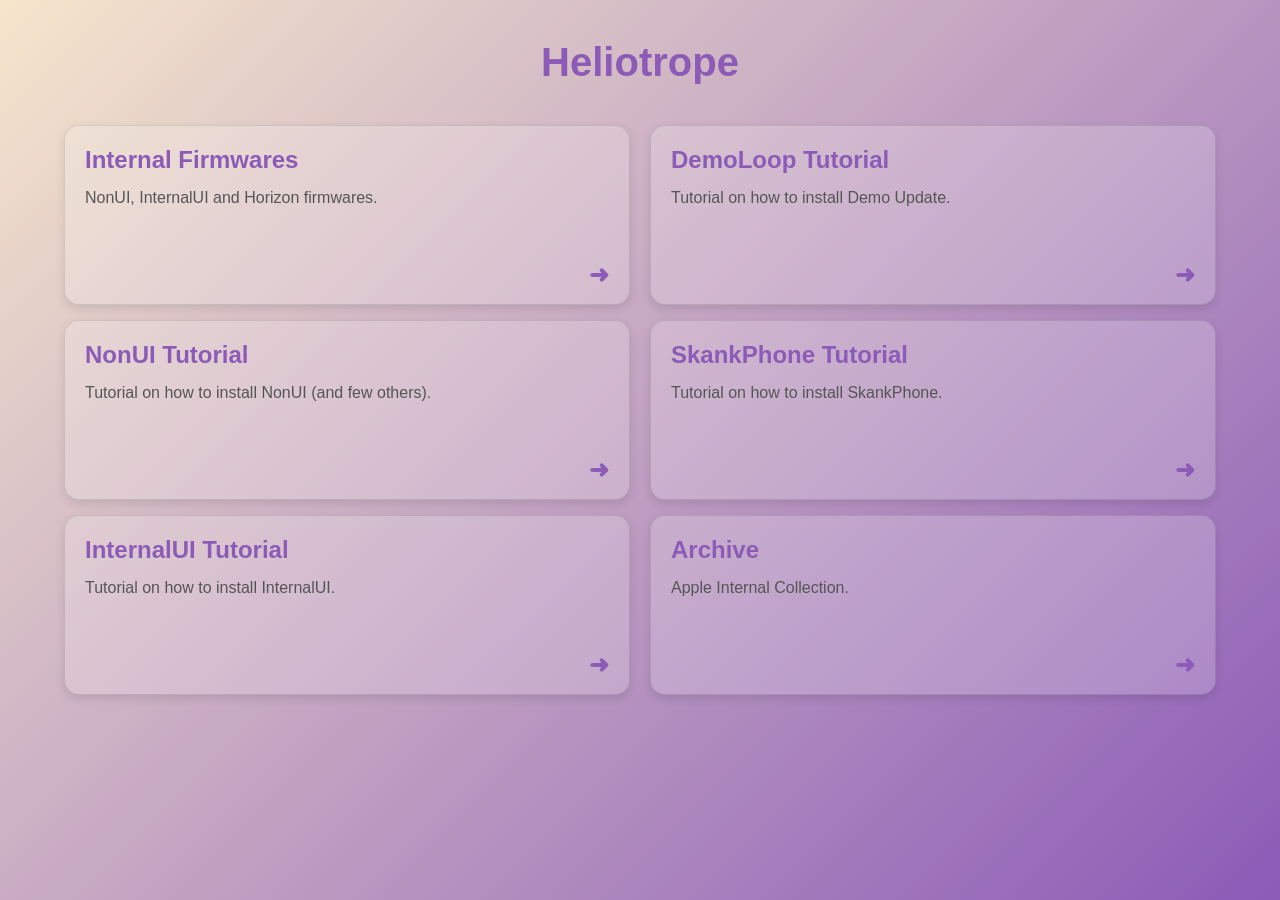
<file: index.html>
<!DOCTYPE html>
<html lang="en">
<head>
    <meta charset="UTF-8">
    <meta name="viewport" content="width=device-width, initial-scale=1.0">
    <title>Heliotrope</title>
    <link rel="icon" type="image/x-icon" href="Assets/favicon.ico">
    <link rel="apple-touch-icon" href="Assets/apple-touch-icon.png">
	<meta name="apple-mobile-web-app-capable" content="yes">
	<meta name="apple-mobile-web-app-status-bar-style" content="black-translucent">
	<meta name="apple-mobile-web-app-title" content="Heliotrope">
    <link rel="stylesheet" href="https://cdnjs.cloudflare.com/ajax/libs/font-awesome/6.0.0-beta3/css/all.min.css" integrity="sha512-Fo3rlrZj/k7ujTnHg4CGR2D7kSs0v4LLanw2qksYuRlEzO+tcaEPQogQ0KaoGN26/zrn20ImR1DfuLWnOo7aBA==" crossorigin="anonymous" referrerpolicy="no-referrer" />
    <link rel="stylesheet" href="styles.css">
</head>
<body>

<div class="container">
    <h1 class="fade-in">Heliotrope</h1>
    <div class="hstack fade-in">
        <div class="vstack">
            <a href="Views/InternalFirmwares.html" class="button">
                <div>
                    <div class="vstack">
                        Internal Firmwares
                        <span>NonUI, InternalUI and Horizon firmwares.</span>
                    </div>
                </div>
            </a>
            <a href="Views/NonUI.html" class="button">
                <div>
                    <div class="vstack">
                        NonUI Tutorial
                        <span>Tutorial on how to install NonUI (and few others).</span>
                    </div>
                </div>
            </a>
            <a href="Views/InternalUI.html" class="button">
                <div>
                    <div class="vstack">
                        InternalUI Tutorial
                        <span>Tutorial on how to install InternalUI.</span>
                    </div>
                </div>
            </a>
        </div>

        <div class="vstack">
            <a href="Views/DemoLoop.html" class="button">
                <div>
                    <div class="vstack">
                        DemoLoop Tutorial
                        <span>Tutorial on how to install Demo Update.</span>
                    </div>
                </div>
            </a>
            <a href="Views/SkankPhone.html" id="skankphone-tutorial-button" class="button">
                <div>
                    <div class="vstack">
                        SkankPhone Tutorial
                        <span>Tutorial on how to install SkankPhone.</span>
                    </div>
                </div>
            </a>
            <a href="Views/Archive.html" class="button">
                <div>
                    <div class="vstack">
                        Archive
                        <span>Apple Internal Collection.</span>
                    </div>
                </div>
            </a>
        </div>
    </div>
</div>

    <script src="script.js"></script>
</body>
</html>
</file>
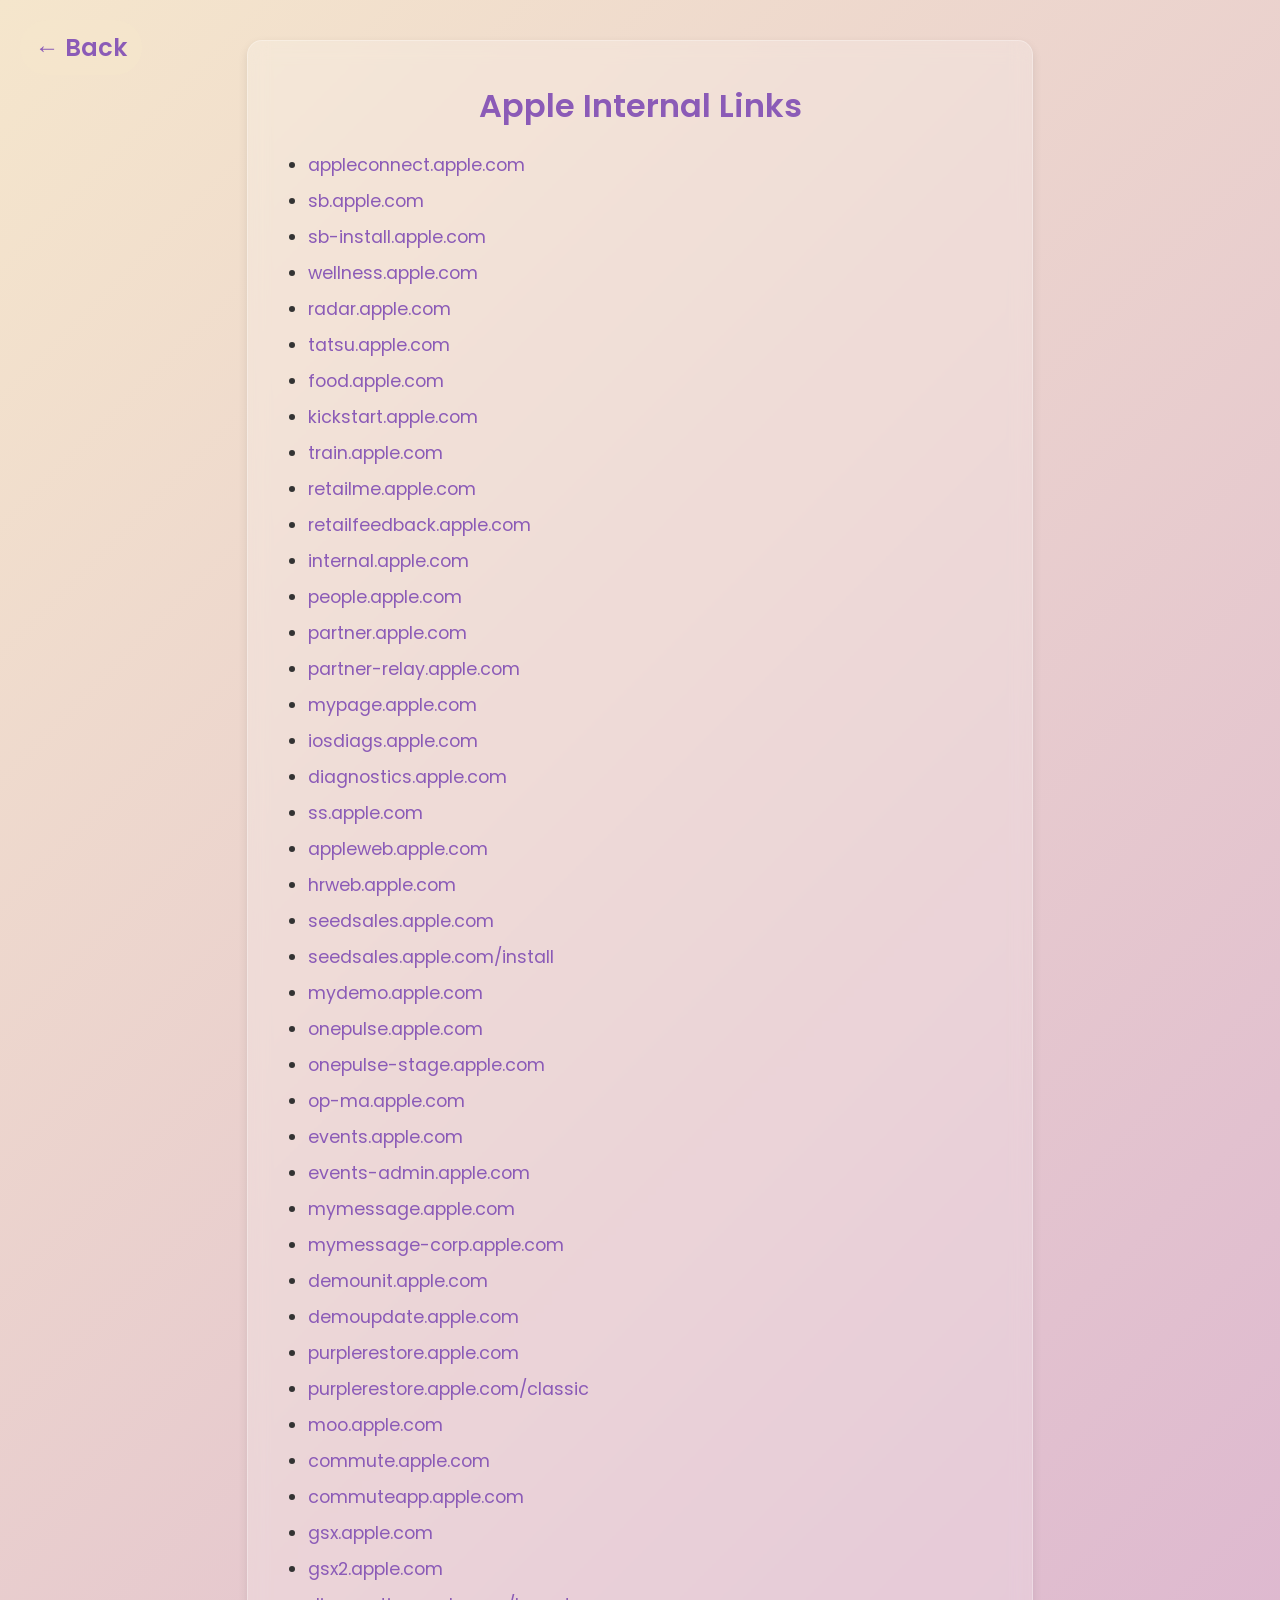
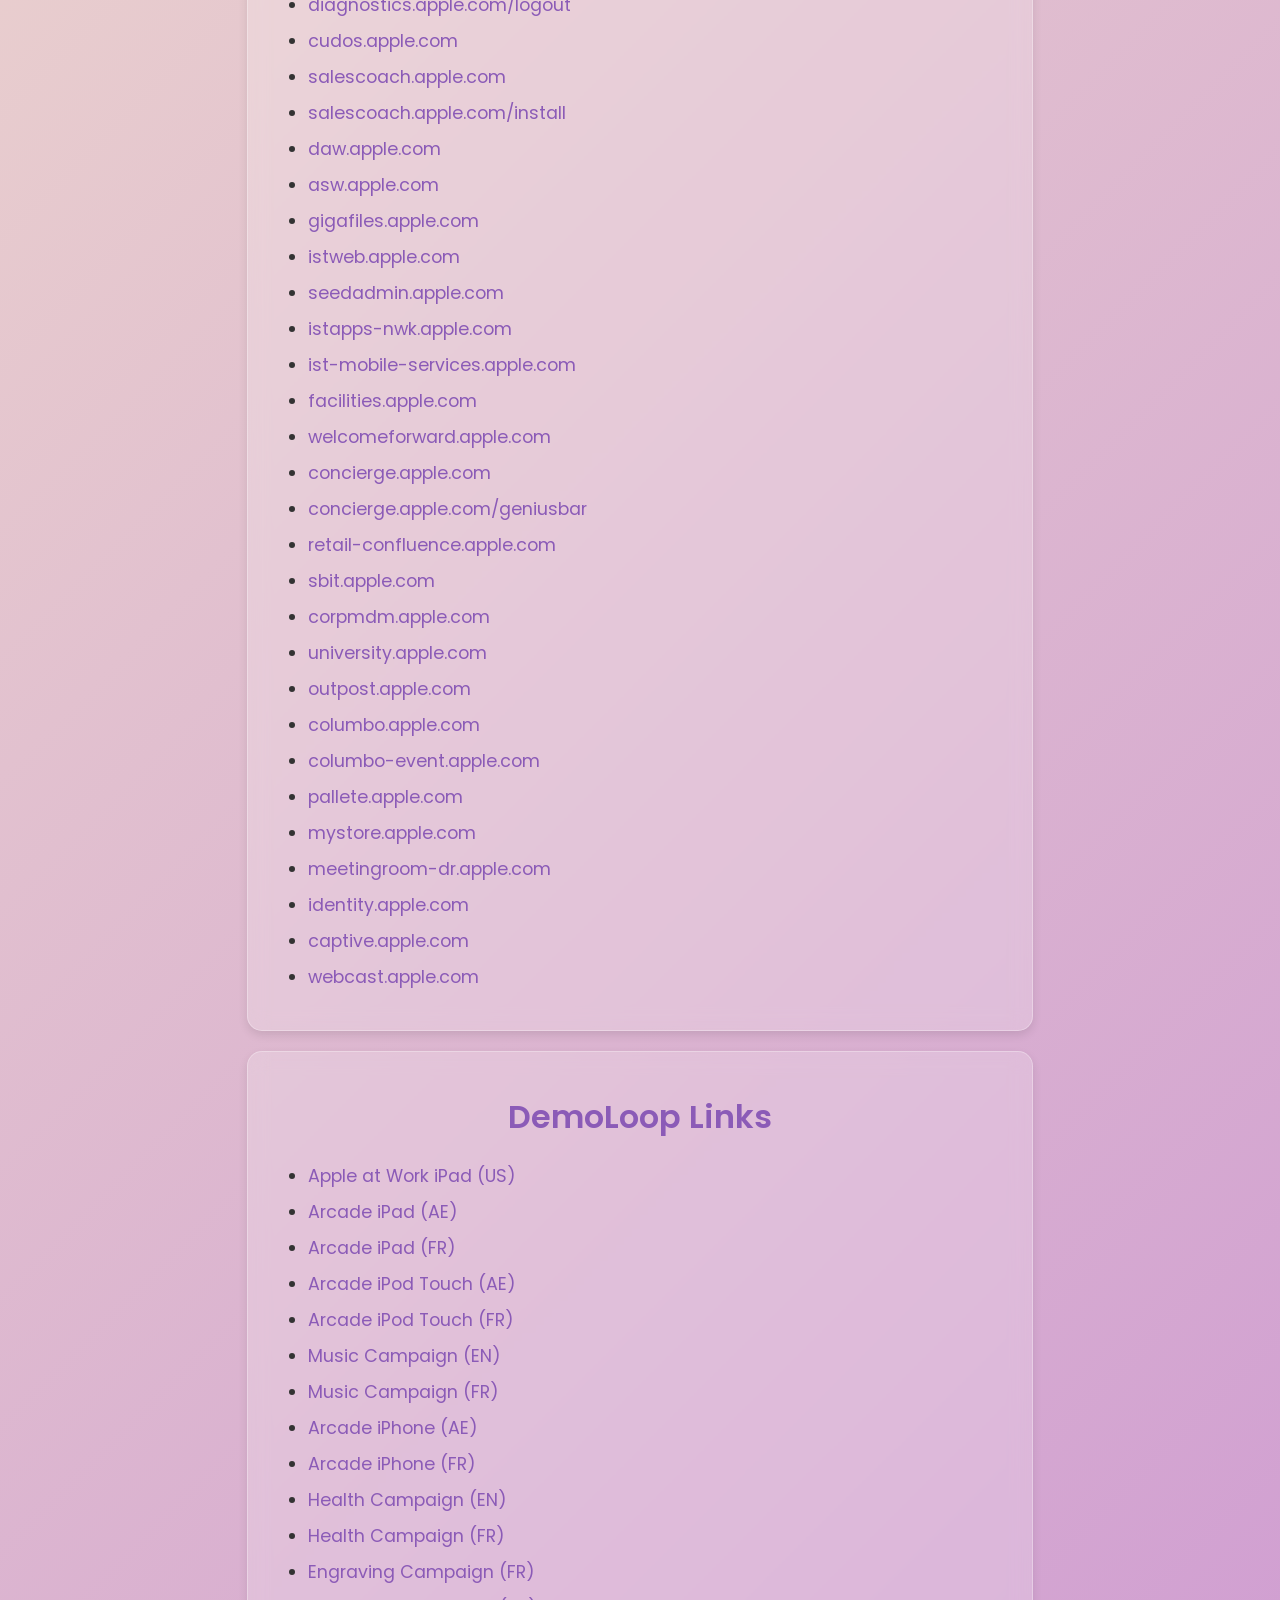
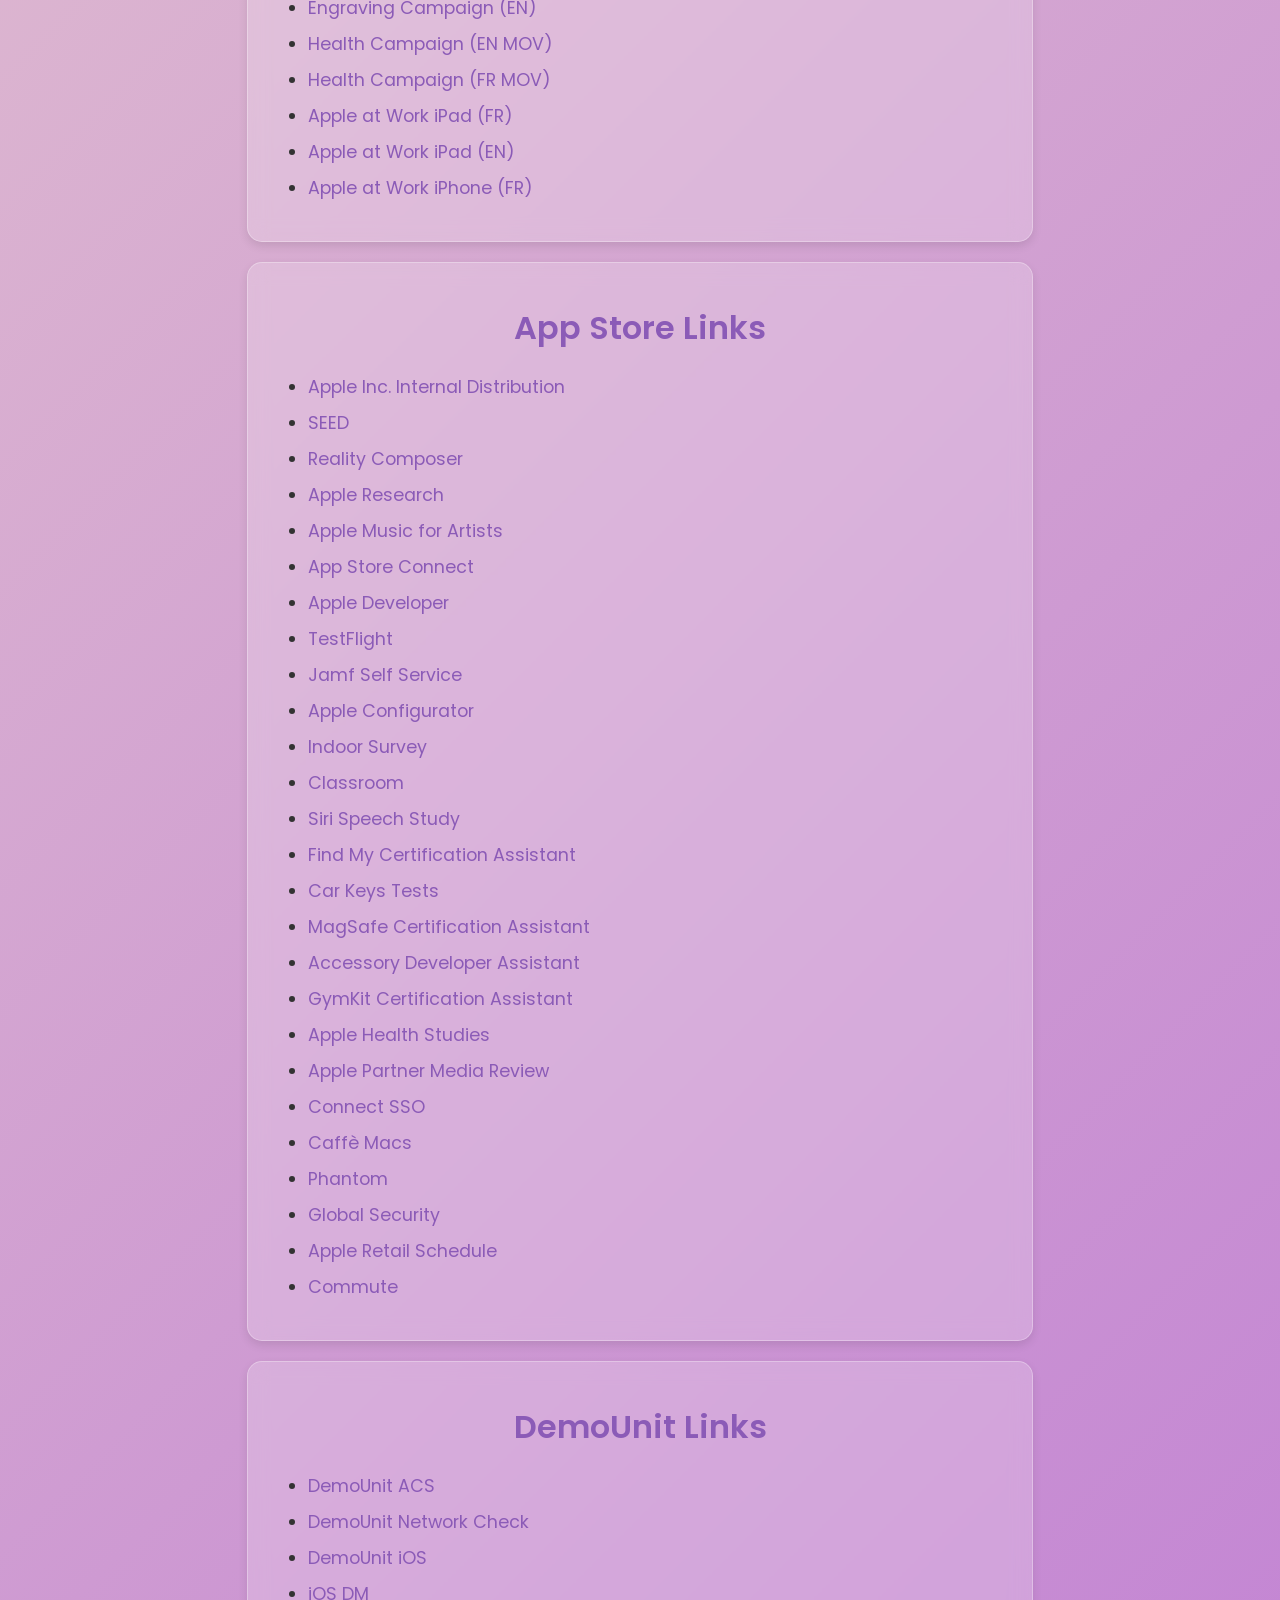
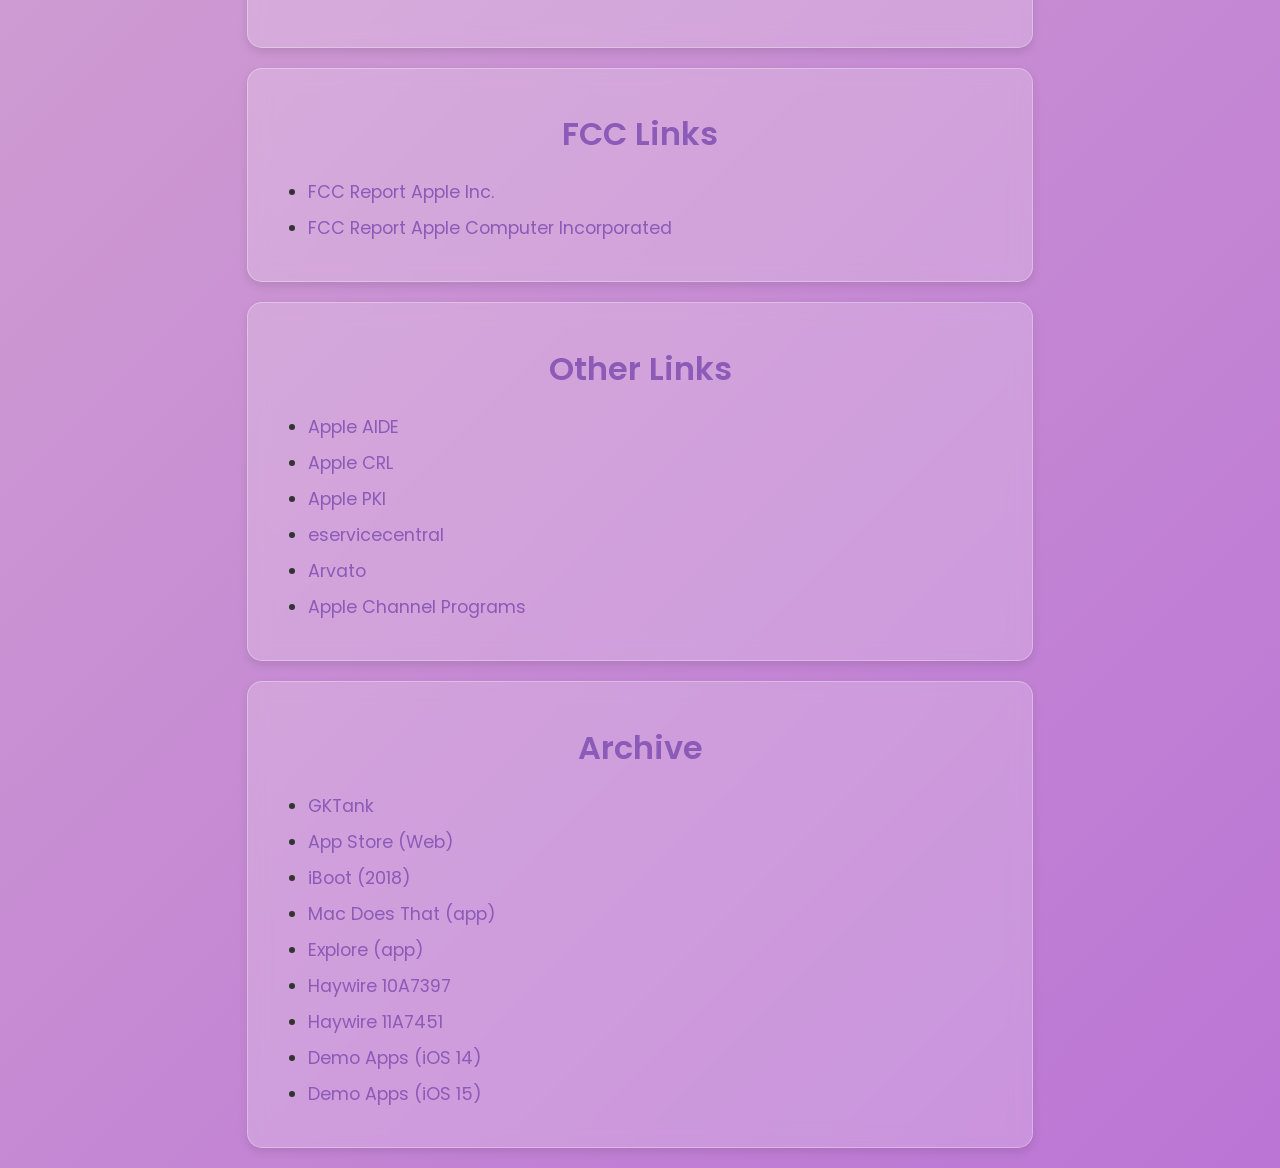
<file: Views/Archive.html>
<!DOCTYPE html>
<html lang="en">
<head>
    <meta charset="UTF-8">
    <meta name="viewport" content="width=device-width, initial-scale=1.0">
    <title>Heliotrope | Archive</title>
    
    <link href="https://fonts.googleapis.com/css2?family=Poppins:wght@300;400;600&display=swap" rel="stylesheet">
    <link rel="icon" href="../Assets/favicon.ico" type="image/x-icon">

    <style>
        body {
            font-family: 'Poppins', sans-serif;
            margin: 0;
            padding: 0;
            overflow-y: auto;
        }

        .links-body {
            min-height: 100vh;
            display: flex;
            justify-content: flex-start;
            align-items: center;
            background: linear-gradient(135deg, #f5e6cc, #bb75d5);
            flex-direction: column;
            padding: 20px;
            box-sizing: border-box;
        }

        .links-content {
            text-align: left;
            background: rgba(255, 255, 255, 0.2);
            padding: 20px;
            border-radius: 15px;
            box-shadow: 0 4px 10px rgba(0, 0, 0, 0.1);
            margin-top: 20px;
            backdrop-filter: blur(10px);
            border: 1px solid rgba(255, 255, 255, 0.3);
            width: 60%;
            opacity: 0;
            transform: translateY(20px);
            animation: fadeInUp 1.5s ease forwards;
        }

        @keyframes fadeInUp {
            0% {
                opacity: 0;
                transform: translateY(20px);
            }
            100% {
                opacity: 1;
                transform: translateY(0);
            }
        }

        .links-content h1 {
            color: #8b5bb7;
            text-align: center;
            font-weight: 600;
        }

        .links-list {
            margin: 20px 0;
            color: #333;
            font-size: 1.1rem;
            font-weight: 300;
        }

        .links-list a {
            color: #8b5bb7;
            text-decoration: none;
            font-weight: 400;
        }
		
		.links-black a {
            color: #383838;
            text-decoration: none;
            font-weight: 400;
        }

        .links-list a:hover {
            text-decoration: underline;
        }

        .links-list li {
            margin-bottom: 10px;
        }

        .back-arrow {
            position: absolute;
            top: 20px;
            left: 20px;
            font-size: 24px;
            color: #8b5bb7;
            text-decoration: none;
            font-weight: 600;
            background-color: rgba(245, 230, 204, 0.8);
            padding: 10px 15px;
            border-radius: 50px;
            transition: background-color 0.3s ease, color 0.3s ease;
        }

        .back-arrow:hover {
            background-color: #8b5bb7;
            color: #f5e6cc;
        }
@media screen and (max-width: 480px) {
    .links-content {
        width: 90%;
        padding: 15px;
    }

    .links-content h1 {
        font-size: 1.2rem;
    }

    .links-list {
        font-size: 1rem;
    }

    .links-list li {
        margin-bottom: 8px;
        word-wrap: break-word;
    }

    .links-list a {
        font-size: 0.95rem;
    }

    .back-arrow {
        font-size: 18px;
        padding: 6px 10px;
        top: unset;
        left: unset;
        position: relative;
        margin-bottom: 10px;
    }
}

    </style>
</head>
<body class="links-body">

    <a href="../index.html" class="back-arrow">&larr; Back</a>

    <div class="links-content">
        <h1>Apple Internal Links</h1>
        <ul class="links-list">
            <li><a href="https://appleconnect.apple.com
" target="_blank">appleconnect.apple.com
</a></li>
            <li><a href="https://sb.apple.com" target="_blank">sb.apple.com</a></li>
            <li><a href="https://sb-install.apple.com" target="_blank">sb-install.apple.com</a></li>
            <li><a href="https://wellness.apple.com" target="_blank">wellness.apple.com</a></li>
            <li><a href="https://radar.apple.com
" target="_blank">radar.apple.com
</a></li>
            <li><a href="https://tatsu.apple.com
" target="_blank">tatsu.apple.com
</a></li>
            <li><a href="https://food.apple.com" target="_blank">food.apple.com</a></li>
            <li><a href="https://kickstart.apple.com" target="_blank">kickstart.apple.com</a></li>
            <li><a href="https://train.apple.com
" target="_blank">train.apple.com
</a></li>
            <li><a href="https://retailme.apple.com
" target="_blank">retailme.apple.com
</a></li>
            <li><a href="https://retailfeedback.apple.com" target="_blank">retailfeedback.apple.com</a></li>
            <li><a href="https://internal.apple.com" target="_blank">internal.apple.com</a></li>
            <li><a href="https://people.apple.compeople.apple.com" target="_blank">people.apple.com</a></li>
            <li><a href="https://partner.apple.com" target="_blank">partner.apple.com</a></li>
            <li><a href="https://partner-relay.apple.com" target="_blank">partner-relay.apple.com</a></li>
            <li><a href="https://mypage.apple.com
" target="_blank">mypage.apple.com
</a></li>
            <li><a href="https:/iosdiags.apple.com/" target="_blank">iosdiags.apple.com</a></li>
            <li><a href="https://diagnostics.apple.com" target="_blank">diagnostics.apple.com</a></li>
            <li><a href="https://ss.apple.com" target="_blank">ss.apple.com</a></li>
            <li><a href="https://appleweb.apple.com" target="_blank">appleweb.apple.com</a></li>
            <li><a href="https://hrweb.apple.com" target="_blank">hrweb.apple.com</a></li>
            <li><a href="https://seedsales.apple.com" target="_blank">seedsales.apple.com</a></li>
            <li><a href="https://seedsales.apple.com/install" target="_blank">seedsales.apple.com/install</a></li>
            <li><a href="https://mydemo.apple.com" target="_blank">mydemo.apple.com</a></li>
            <li><a href="https://onepulse.apple.com" target="_blank">onepulse.apple.com</a></li>
            <li><a href="https://onepulse-stage.apple.com" target="_blank">onepulse-stage.apple.com</a></li>
			<li><a href="https://op-ma.apple.com" target="_blank">op-ma.apple.com</a></li>
            <li><a href="https://events.apple.com" target="_blank">events.apple.com</a></li>
            <li><a href="https://events-admin.apple.com" target="_blank">events-admin.apple.com</a></li>
            <li><a href="https://mymessage.apple.com" target="_blank">mymessage.apple.com</a></li>
            <li><a href="https://mymessage-corp.apple.com" target="_blank">mymessage-corp.apple.com</a></li>
            <li><a href="https://demounit.apple.com" target="_blank">demounit.apple.com</a></li>
            <li><a href="https://demoupdate.apple.com
" target="_blank">demoupdate.apple.com
</a></li>
            <li><a href="https://purplerestore.apple.com" target="_blank">purplerestore.apple.com</a></li>
            <li><a href="https://purplerestore.apple.com/classic" target="_blank">purplerestore.apple.com/classic</a></li>
            <li><a href="https://moo.apple.com" target="_blank">moo.apple.com</a></li>
            <li><a href="https://commute.apple.com" target="_blank">commute.apple.com</a></li>
            <li><a href="https://commuteapp.apple.com" target="_blank">commuteapp.apple.com</a></li>
            <li><a href="https://gsx.apple.com" target="_blank">gsx.apple.com</a></li>
            <li><a href="https://gsx2.apple.com" target="_blank">gsx2.apple.com</a></li>
            <li><a href="https://diagnostics.apple.com/logout
" target="_blank">diagnostics.apple.com/logout
</a></li>
            <li><a href="https://cudos.apple.com" target="_blank">cudos.apple.com</a></li>
            <li><a href="https://salescoach.apple.com" target="_blank">salescoach.apple.com</a></li>
            <li><a href="https://salescoach.apple.com/install" target="_blank">salescoach.apple.com/install</a></li>
            <li><a href="https://daw.apple.com" target="_blank">daw.apple.com</a></li>
            <li><a href="https://asw.apple.com" target="_blank">asw.apple.com</a></li>
            <li><a href="https://gigafiles.apple.com" target="_blank">gigafiles.apple.com</a></li>
            <li><a href="https://istweb.apple.com" target="_blank">istweb.apple.com</a></li>
            <li><a href="https://seedadmin.apple.com" target="_blank">seedadmin.apple.com</a></li>
            <li><a href="https://istapps-nwk.apple.com" target="_blank">istapps-nwk.apple.com</a></li>
            <li><a href="https://ist-mobile-services.apple.com
" target="_blank">ist-mobile-services.apple.com
</a></li>
            <li><a href="https://facilities.apple.com" target="_blank">facilities.apple.com</a></li>
			<li><a href="https://welcomeforward.apple.com" target="_blank">welcomeforward.apple.com</a></li>
            <li><a href="https://concierge.apple.com" target="_blank">concierge.apple.com</a></li>
            <li><a href="https://concierge.apple.com/geniusbar" target="_blank">concierge.apple.com/geniusbar</a></li>
            <li><a href="https://retail-confluence.apple.com" target="_blank">retail-confluence.apple.com</a></li>
            <li><a href="https://sbit.apple.com" target="_blank">sbit.apple.com</a></li>
            <li><a href="https://corpmdm.apple.com
" target="_blank">corpmdm.apple.com
</a></li>
            <li><a href="https://university.apple.com" target="_blank">university.apple.com</a></li>
            <li><a href="https://outpost.apple.com" target="_blank">outpost.apple.com</a></li>
            <li><a href="https://columbo.apple.com" target="_blank">columbo.apple.com</a></li>
            <li><a href="https://columbo-event.apple.com" target="_blank">columbo-event.apple.com</a></li>
            <li><a href="https://pallete.apple.com" target="_blank">pallete.apple.com</a></li>
            <li><a href="https://mystore.apple.com" target="_blank">mystore.apple.com</a></li>
            <li><a href="https://meetingroom-dr.apple.com" target="_blank">meetingroom-dr.apple.com</a></li>
            <li><a href="https://identity.apple.com" target="_blank">identity.apple.com</a></li>
            <li><a href="https://captive.apple.com" target="_blank">captive.apple.com</a></li>
            <li><a href="https://webcast.apple.com" target="_blank">webcast.apple.com</a></li>
        </ul>
    </div>

    <div class="links-content">
        <h1>DemoLoop Links</h1>
        <ul class="links-list">
            <li><a href="https://demosystems-assets.cdn-apple.com/DLM-CE83B875-6029-4795-83C6-782F15776047-production/campaigns/22-apple-at-work-ipad/en_US-0-0-494.mov" target="_blank">Apple at Work iPad (US)</a></li>
            <li><a href="https://demosystems-assets.cdn-apple.com/DLM-CE83B875-6029-4795-83C6-782F15776047-production/campaigns/38-arcade-ipad/en_AE-0-0-544.mp4" target="_blank">Arcade iPad (AE)</a></li>
            <li><a href="https://demosystems-assets.cdn-apple.com/DLM-CE83B875-6029-4795-83C6-782F15776047-production/campaigns/38-arcade-ipad/fr_CA-0-0-548.mp4" target="_blank">Arcade iPad (FR)</a></li>
            <li><a href="https://demosystems-assets.cdn-apple.com/DLM-CE83B875-6029-4795-83C6-782F15776047-production/campaigns/39-arcade-ipod-touch/en_AE-0-0-561.mp4" target="_blank">Arcade iPod Touch (AE)</a></li>
            <li><a href="https://demosystems-assets.cdn-apple.com/DLM-CE83B875-6029-4795-83C6-782F15776047-production/campaigns/39-arcade-ipod-touch/fr_BE-0-0-564.mp4" target="_blank">Arcade iPod Touch (FR)</a></li>
            <li><a href="https://demosystems-assets.cdn-apple.com/DLM-CE83B875-6029-4795-83C6-782F15776047-production/campaigns/5-music/en_CA-0-0-280.mp4" target="_blank">Music Campaign (EN)</a></li>
            <li><a href="https://demosystems-assets.cdn-apple.com/DLM-CE83B875-6029-4795-83C6-782F15776047-production/campaigns/5-music/fr_CA-0-0-287.mp4" target="_blank">Music Campaign (FR)</a></li>
            <li><a href="https://demosystems-assets.cdn-apple.com/DLM-CE83B875-6029-4795-83C6-782F15776047-production/campaigns/21-arcade-iphone/en_AE-0-0-478.mp4" target="_blank">Arcade iPhone (AE)</a></li>
            <li><a href="https://demosystems-assets.cdn-apple.com/DLM-CE83B875-6029-4795-83C6-782F15776047-production/campaigns/21-arcade-iphone/fr_CA-0-0-482.mp4" target="_blank">Arcade iPhone (FR)</a></li>
            <li><a href="https://demosystems-assets.cdn-apple.com/DLM-CE83B875-6029-4795-83C6-782F15776047-production/campaigns/20-health/en_CA-0-0-453.mp4" target="_blank">Health Campaign (EN)</a></li>
            <li><a href="https://demosystems-assets.cdn-apple.com/DLM-CE83B875-6029-4795-83C6-782F15776047-production/campaigns/20-health/fr_CA-0-0-460.mp4" target="_blank">Health Campaign (FR)</a></li>
            <li><a href="https://demosystems-assets.cdn-apple.com/DLM-CE83B875-6029-4795-83C6-782F15776047-production/campaigns/46-engraving/fr_CA-0-0-825.mp4" target="_blank">Engraving Campaign (FR)</a></li>
            <li><a href="https://demosystems-assets.cdn-apple.com/DLM-CE83B875-6029-4795-83C6-782F15776047-production/campaigns/46-engraving/en_CA-0-0-821.mp4" target="_blank">Engraving Campaign (EN)</a></li>
            <li><a href="https://demosystems-assets.cdn-apple.com/DLM-CE83B875-6029-4795-83C6-782F15776047-production/campaigns/20-health/en_CA-0-0-840.mov" target="_blank">Health Campaign (EN MOV)</a></li>
            <li><a href="https://demosystems-assets.cdn-apple.com/DLM-CE83B875-6029-4795-83C6-782F15776047-production/campaigns/20-health/fr_CA-0-0-847.mov" target="_blank">Health Campaign (FR MOV)</a></li>
            <li><a href="http://demosystems-assets.cdn-apple.com/DLM-CE83B875-6029-4795-83C6-782F15776047-production/campaigns/22-apple-at-work-ipad/fr_CA-0-0-497.mov" target="_blank">Apple at Work iPad (FR)</a></li>
            <li><a href="http://demosystems-assets.cdn-apple.com/DLM-CE83B875-6029-4795-83C6-782F15776047-production/campaigns/22-apple-at-work-ipad/en_US-0-0-494.mov" target="_blank">Apple at Work iPad (EN)</a></li>
            <li><a href="https://demosystems-assets.cdn-apple.com/DLM-CE83B875-6029-4795-83C6-782F15776047-production/campaigns/23-apple-at-work-iphone/fr_CA-0-0-512.mov" target="_blank">Apple at Work iPhone (FR)</a></li>
        </ul>
    </div>

    <div class="links-content">
        <h1>App Store Links</h1>
        <ul class="links-list">
		    <li><a href="https://apps.apple.com/us/developer/apple-inc-internal-distribution/" target="_blank">Apple Inc. Internal Distribution</a></li>
            <li><a href="https://apps.apple.com/us/app/seed/id6449049254" target="_blank">SEED</a></li>
            <li><a href="https://apps.apple.com/us/app/reality-composer/id1462358802" target="_blank">Reality Composer</a></li>
            <li><a href="https://apps.apple.com/us/app/apple-research/id1463884356" target="_blank">Apple Research</a></li>
            <li><a href="https://apps.apple.com/us/app/apple-music-for-artists/id1366467972" target="_blank">Apple Music for Artists</a></li>
            <li><a href="https://apps.apple.com/us/app/app-store-connect/id1234793120" target="_blank">App Store Connect</a></li>
            <li><a href="https://apps.apple.com/us/app/apple-developer/id640199958" target="_blank">Apple Developer</a></li>
            <li><a href="https://apps.apple.com/us/app/testflight/id899247664" target="_blank">TestFlight</a></li>
            <li><a href="https://apps.apple.com/us/app/jamf-self-service/id718509958" target="_blank">Jamf Self Service</a></li>
            <li><a href="https://apps.apple.com/us/app/apple-configurator/id1588794674" target="_blank">Apple Configurator</a></li>
            <li><a href="https://apps.apple.com/us/app/indoor-survey/id994269367" target="_blank">Indoor Survey</a></li>
            <li><a href="https://apps.apple.com/us/app/classroom/id1085319084" target="_blank">Classroom</a></li>
            <li><a href="https://apps.apple.com/us/app/siri-speech-study/id1564003829" target="_blank">Siri Speech Study</a></li>
            <li><a href="https://apps.apple.com/us/app/find-my-certification-asst/id1532296125" target="_blank">Find My Certification Assistant</a></li>
            <li><a href="https://apps.apple.com/us/app/car-keys-tests/id1635860023" target="_blank">Car Keys Tests</a></li>
            <li><a href="https://apps.apple.com/us/app/magsafe-certification-asst/id1533467908" target="_blank">MagSafe Certification Assistant</a></li>
            <li><a href="https://apps.apple.com/us/app/accessory-developer-assistant/id1635862694" target="_blank">Accessory Developer Assistant</a></li>
            <li><a href="https://apps.apple.com/de/app/gymkit-certification-assistant/id1537439501" target="_blank">GymKit Certification Assistant</a></li>
            <li><a href="https://apps.apple.com/us/app/apple-health-studies/id1666409057" target="_blank">Apple Health Studies</a></li>
            <li><a href="https://apps.apple.com/us/app/apple-partner-media-review/id1559618809" target="_blank">Apple Partner Media Review</a></li>
            <li><a href="https://apps.apple.com/us/app/connect-sso/id1666406319" target="_blank">Connect SSO</a></li>
            <li><a href="https://apps.apple.com/us/app/caff%C3%A8-macs/id1559091199" target="_blank">Caffè Macs</a></li>
            <li><a href="https://apps.apple.com/us/app/phantom/id1513953899" target="_blank">Phantom</a></li>
            <li><a href="https://apps.apple.com/us/app/global-security/id1515539328" target="_blank">Global Security</a></li>
            <li><a href="https://apps.apple.com/us/app/apple-retail-schedule/id1451534789" target="_blank">Apple Retail Schedule</a></li>
            <li><a href="https://apps.apple.com/us/app/commute/id1506257776" target="_blank">Commute</a></li>
        </ul>
    </div>

    <div class="links-content">
        <h1>DemoUnit Links</h1>
        <ul class="links-list">
            <li><a href="https://demounit.apple.com/views/com.apple.ist.acs/download" target="_blank">DemoUnit ACS</a></li>
            <li><a href="https://demounit.apple.com/views/com.apple.ist.networkcheck/download" target="_blank">DemoUnit Network Check</a></li>
            <li><a href="https://demounit.apple.com/views/com.apple.ist.DemoUnit-iOS/download" target="_blank">DemoUnit iOS</a></li>
			<li><a href="https://demounit.apple.com/views/com.axinoe.iosdm.Installer/download" target="_blank">iOS DM</a></li>
        </ul>
    </div>
    <div class="links-content">
        <h1>FCC Links</h1>
        <ul class="links-list">
            <li><a href="https://fcc.report/company/Apple-Inc" target="_blank">FCC Report Apple Inc.</a></li>
            <li><a href="https://fcc.report/company/Apple-computer-Incorporated" target="_blank">FCC Report Apple Computer Incorporated</a></li>
        </ul>
    </div>
	
    <div class="links-content">
        <h1>Other Links</h1>
        <ul class="links-list">
            <li><a href="http://diagnostics.apple.com/static/projects/aide/pages/main/index.html" target="_blank">Apple AIDE</a></li>
			<li><a href="http://crl.apple.com/" target="_blank">Apple CRL</a></li>
			<li><a href="https://www.apple.com/certificateauthority/" target="_blank">Apple PKI</a></li>
			<li><a href="https://eservicecentral.apple.com/" target="_blank">eservicecentral</a></li>
			<li><a href="https://channel.arvato.com/" target="_blank">Arvato</a></li>
			<li><a href="https://www.apple.com/lae/aar/" target="_blank">Apple Channel Programs</a></li>
        </ul>
    </div>
	
    <div class="links-content">
        <h1>Archive</h1>
        <ul class="links-list">
			<li><a href="../Collection/GKTank.zip" target="_blank">GKTank</a></li>
			<li><a href="../Collection/AppStore.zip" target="_blank">App Store (Web)</a></li>
			<li><a href="../Collection/iBoot.zip" target="_blank">iBoot (2018)</a></li>
			<li><a href="https://archive.org/details/mac-does-that_202506" target="_blank">Mac Does That (app)</a></li>
			<li><a href="../Collection/Explore.zip" target="_blank">Explore (app)</a></li>
			<li><a href="../Collection/10a7397.zip" target="_blank">Haywire 10A7397</a></li>
			<li><a href="../Collection/11a7451.zip" target="_blank">Haywire 11A7451</a></li>
			<li><a href="https://archive.org/details/demoapps-ios14" target="_blank">Demo Apps (iOS 14)</a></li>
			<li><a href="https://archive.org/details/ios15-demoapps" target="_blank">Demo Apps (iOS 15)</a></li>
        </ul>
    </div>

</body>
</html>

</body>
</html>
</file>
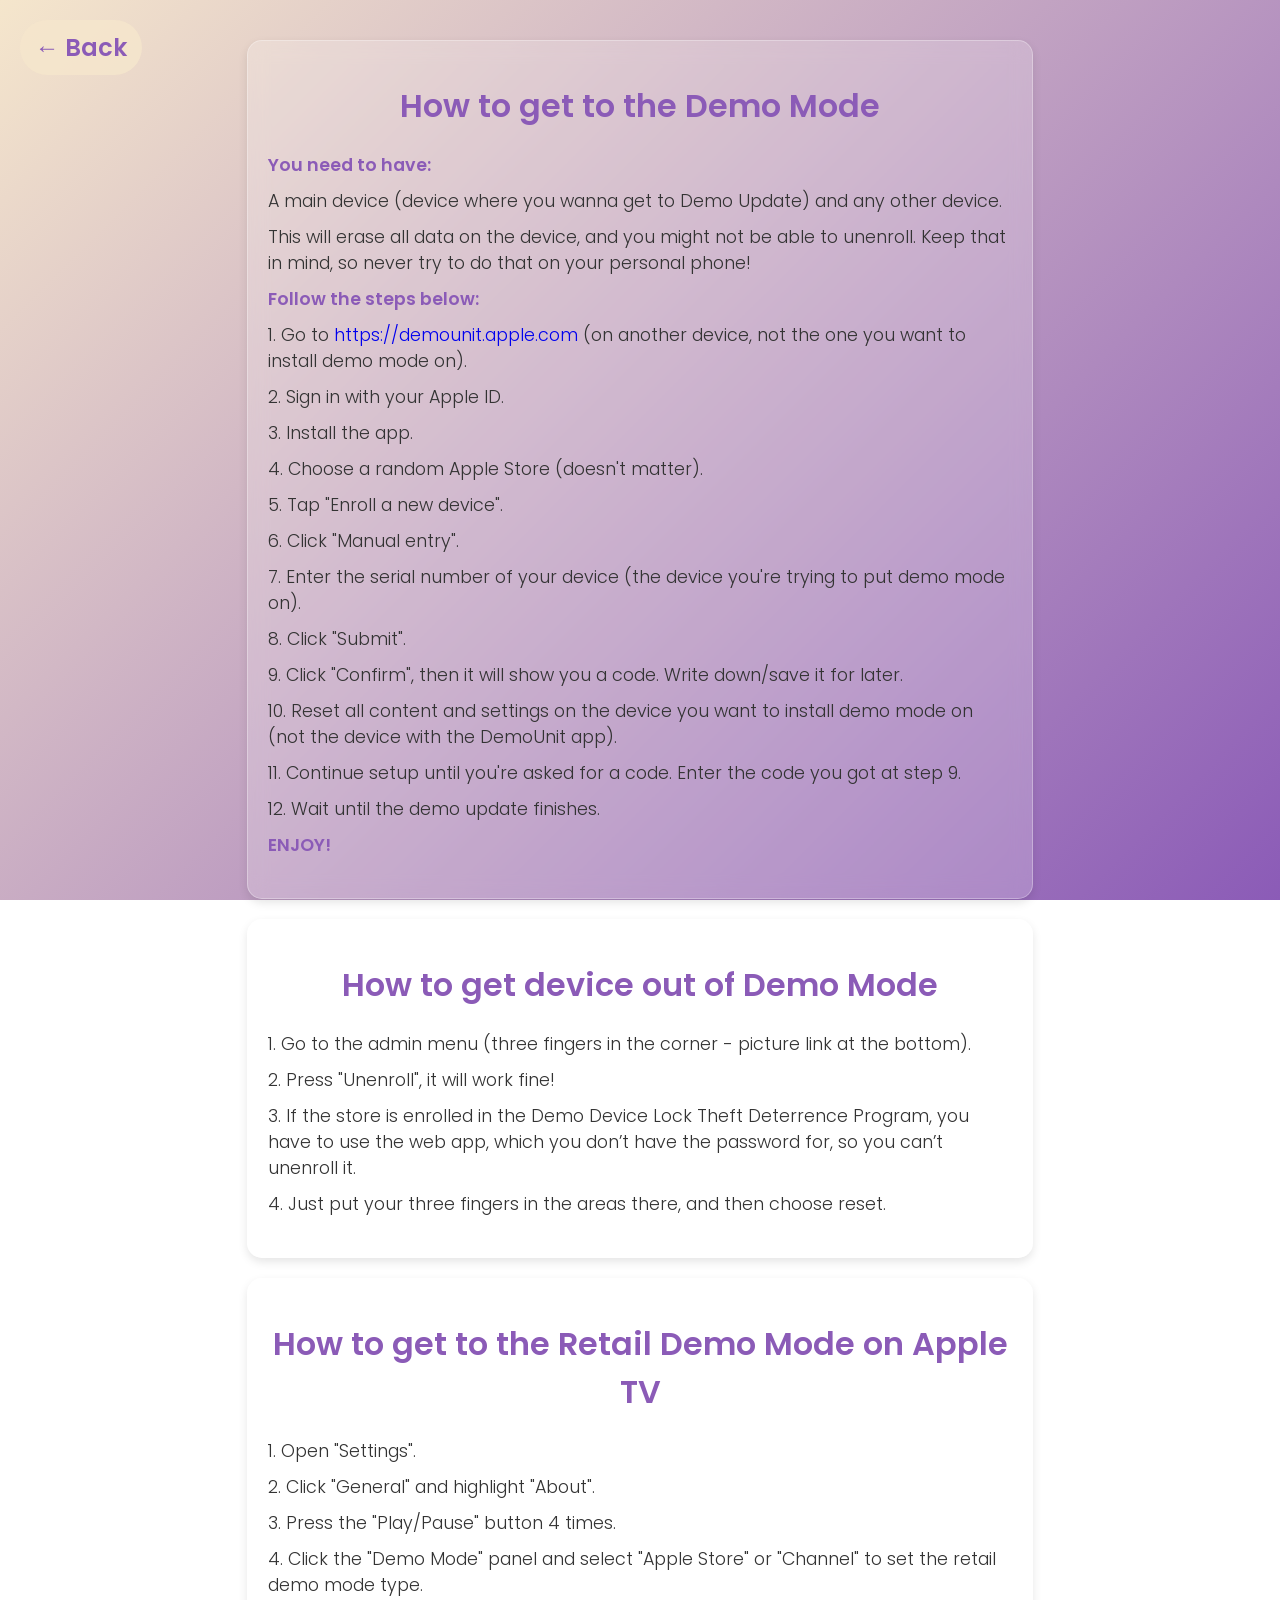
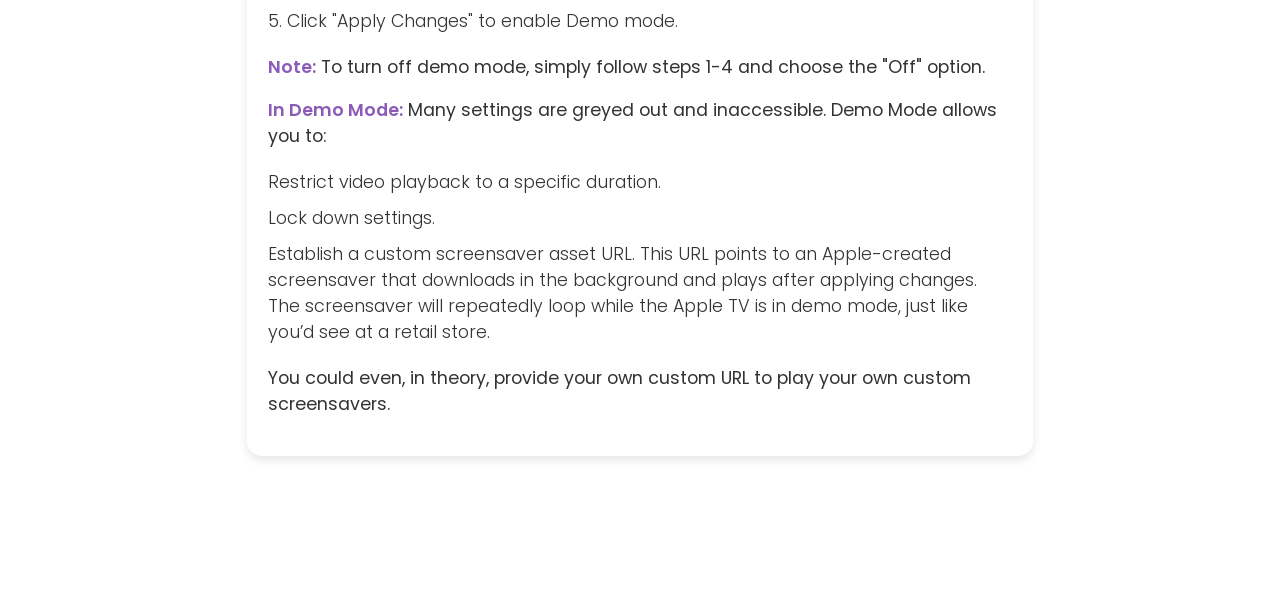
<file: Views/DemoLoop.html>
<!DOCTYPE html>
<html lang="en">
<head>
    <meta charset="UTF-8">
    <meta name="viewport" content="width=device-width, initial-scale=1.0">
    <title>Heliotrope | DemoLoop</title>
    <link href="https://fonts.googleapis.com/css2?family=Poppins:wght@300;400;600&display=swap" rel="stylesheet">
    <link rel="icon" href="../Assets/favicon.ico" type="image/x-icon">
    <style>
html {
    overflow-y: auto !important;
    min-height: 100vh;
    min-height: 100dvh;
    height: auto !important;
    background: linear-gradient(135deg, #f5e6cc, #8b5bb7) fixed !important;
}

body {
    font-family: 'Poppins', sans-serif;
    min-height: 100vh;
    min-height: 100dvh;
    height: auto !important;
    display: flex;
    justify-content: flex-start;
    align-items: center;
    flex-direction: column;
    padding: 20px 20px 140px 20px !important;
    box-sizing: border-box;
    overflow-x: hidden;
    -webkit-overflow-scrolling: touch;
    position: relative; 
    background: transparent !important;
    margin: 0;
}

.back-arrow {
    position: absolute;
    top: 20px;
    left: 20px;
    font-size: 24px;
    color: #8b5bb7;
    text-decoration: none;
    font-weight: 600;
    background-color: rgba(245, 230, 204, 0.8);
    padding: 10px 15px;
    border-radius: 50px;
    transition: background-color 0.3s ease, color 0.3s ease;
    z-index: 9999;
}

.back-arrow:hover {
    background-color: #8b5bb7;
    color: #f5e6cc;
}

.content-box {
    background: rgba(255, 255, 255, 0.2) !important;
    padding: 20px;
    border-radius: 15px;
    box-shadow: 0 4px 10px rgba(0, 0, 0, 0.1);
    margin-top: 20px;
    backdrop-filter: blur(10px) !important;
    -webkit-backdrop-filter: blur(10px) !important;
    border: 1px solid rgba(255, 255, 255, 0.3);
    width: 60%;
    opacity: 0;
    animation: fadeInUp 0.8s cubic-bezier(0.25, 1, 0.5, 1) forwards;
    display: block !important;
    overflow: visible !important;
    position: relative !important;
    -webkit-transform: translate3d(0,0,0) !important;
    transform: translate3d(0,0,0) !important;
    will-change: auto !important;
}

@keyframes fadeInUp {
    0% { opacity: 0; transform: translateY(10px) translateZ(0); }
    100% { opacity: 1; transform: translateY(0) translateZ(0); }
}

h1 {
    text-align: center;
    color: #8b5bb7;
    font-weight: 600;
}

p {
    color: #333;
    font-size: 1.1rem;
    font-weight: 400; 
}

ol, ol.guide-list, ul {
    list-style-type: none !important;
    padding-left: 0 !important;
    margin: 20px 0;
}

li {
    margin-bottom: 10px;
    color: #333;
    font-size: 1.1rem;
    font-weight: 300;
}

strong {
    font-weight: 600;
    color: #8b5bb7;
}

.link {
    text-decoration: none;
    font-weight: inherit;
}

.link:hover {
    text-decoration: underline;
}

.warning {
    color: #ff5f56 !important;
    background: rgba(255, 95, 86, 0.08) !important;
    border-left: 4px solid #ff5f56 !important;
    padding: 12px 16px !important;
    border-radius: 8px;
    margin: 20px 0 !important;
    font-size: 1rem;
    font-weight: 400;
    line-height: 1.5;
}

.warning strong {
    color: #ff5f56 !important;
    font-weight: 600 !important;
}

@media screen and (max-width: 1024px) {
    body {
        padding: 20px 10px 140px 10px !important; 
    }
    .content-box {
        width: 90% !important;
        padding: 15px;
        margin-top: 20px !important;
    }
    ol, ol.guide-list, ul, p, li {
        font-size: 0.95rem;
    }
    h1 {
        font-size: 1.3rem;
    }
}

@media screen and (max-width: 1024px) and (orientation: portrait) {
    .back-arrow {
        position: static !important;
        align-self: center !important;
        margin-bottom: 20px !important;
        font-size: 18px !important;
        padding: 8px 20px !important;
    }
    .content-box {
        margin-top: 20px !important;
    }
}

@media screen and (max-width: 1024px) and (orientation: landscape) {
    .back-arrow {
        position: absolute !important;
        top: 20px !important;
        left: 20px !important;
        font-size: 24px !important;
        padding: 10px 15px !important;
    }
    .content-box {
        margin-top: 80px !important;
        margin-bottom: 40px !important;
    }
}
    </style>
</head>
<body>
    <a href="../index.html" class="back-arrow">&larr; Back</a>
    
    <div class="content-box">
        <h1>How to get to the Demo Mode</h1>
        <ol>
			<li><strong>You need to have:</strong></li>
            <li>A main device (device where you wanna get to Demo Update) and any other device.</li>	
            <li>This will erase all data on the device, and you might not be able to unenroll. Keep that in mind, so never try to do that on your personal phone!</li>
            <li><strong>Follow the steps below:</strong></li>
            <li>1. Go to <a href="DemoUnit" class="link" target="_blank">https://demounit.apple.com</a> (on another device, not the one you want to install demo mode on).</li>
            <li>2. Sign in with your Apple ID.</li>
            <li>3. Install the app.</li>
            <li>4. Choose a random Apple Store (doesn't matter).</li>
            <li>5. Tap "Enroll a new device".</li>
            <li>6. Click "Manual entry".</li>
            <li>7. Enter the serial number of your device (the device you're trying to put demo mode on).</li>
            <li>8. Click "Submit".</li>
            <li>9. Click "Confirm", then it will show you a code. Write down/save it for later.</li>
            <li>10. Reset all content and settings on the device you want to install demo mode on (not the device with the DemoUnit app).</li>
            <li>11. Continue setup until you're asked for a code. Enter the code you got at step 9.</li>
            <li>12. Wait until the demo update finishes.</li>
            <li><strong>ENJOY!</strong></li>
        </ol>
    </div>

    <div class="content-box">
        <h1>How to get device out of Demo Mode</h1>
        <ol>
            <li>1. Go to the admin menu (three fingers in the corner - picture link at the bottom).</li>
            <li>2. Press "Unenroll", it will work fine!</li>
            <li>3. If the store is enrolled in the Demo Device Lock Theft Deterrence Program, you have to use the web app, which you don’t have the password for, so you can’t unenroll it.</li>
            <li>4. Just put your three fingers in the areas there, and then choose reset.</li>
        </ol>
    </div>

    <div class="content-box">
        <h1>How to get to the Retail Demo Mode on Apple TV</h1>
        <ol>
            <li>1. Open "Settings".</li>
            <li>2. Click "General" and highlight "About".</li>
            <li>3. Press the "Play/Pause" button 4 times.</li>
            <li>4. Click the "Demo Mode" panel and select "Apple Store" or "Channel" to set the retail demo mode type.</li>
            <li>5. Click "Apply Changes" to enable Demo mode.</li>
        </ol>
        <p><strong>Note:</strong> To turn off demo mode, simply follow steps 1-4 and choose the "Off" option.</p>
        <p><strong>In Demo Mode:</strong> Many settings are greyed out and inaccessible. Demo Mode allows you to:</p>
        <ul>
            <li>Restrict video playback to a specific duration.</li>
            <li>Lock down settings.</li>
            <li>Establish a custom screensaver asset URL. This URL points to an Apple-created screensaver that downloads in the background and plays after applying changes. The screensaver will repeatedly loop while the Apple TV is in demo mode, just like you’d see at a retail store.</li>
        </ul>
        <p>You could even, in theory, provide your own custom URL to play your own custom screensavers.</p>
    </div>
</body>
</html>
</file>
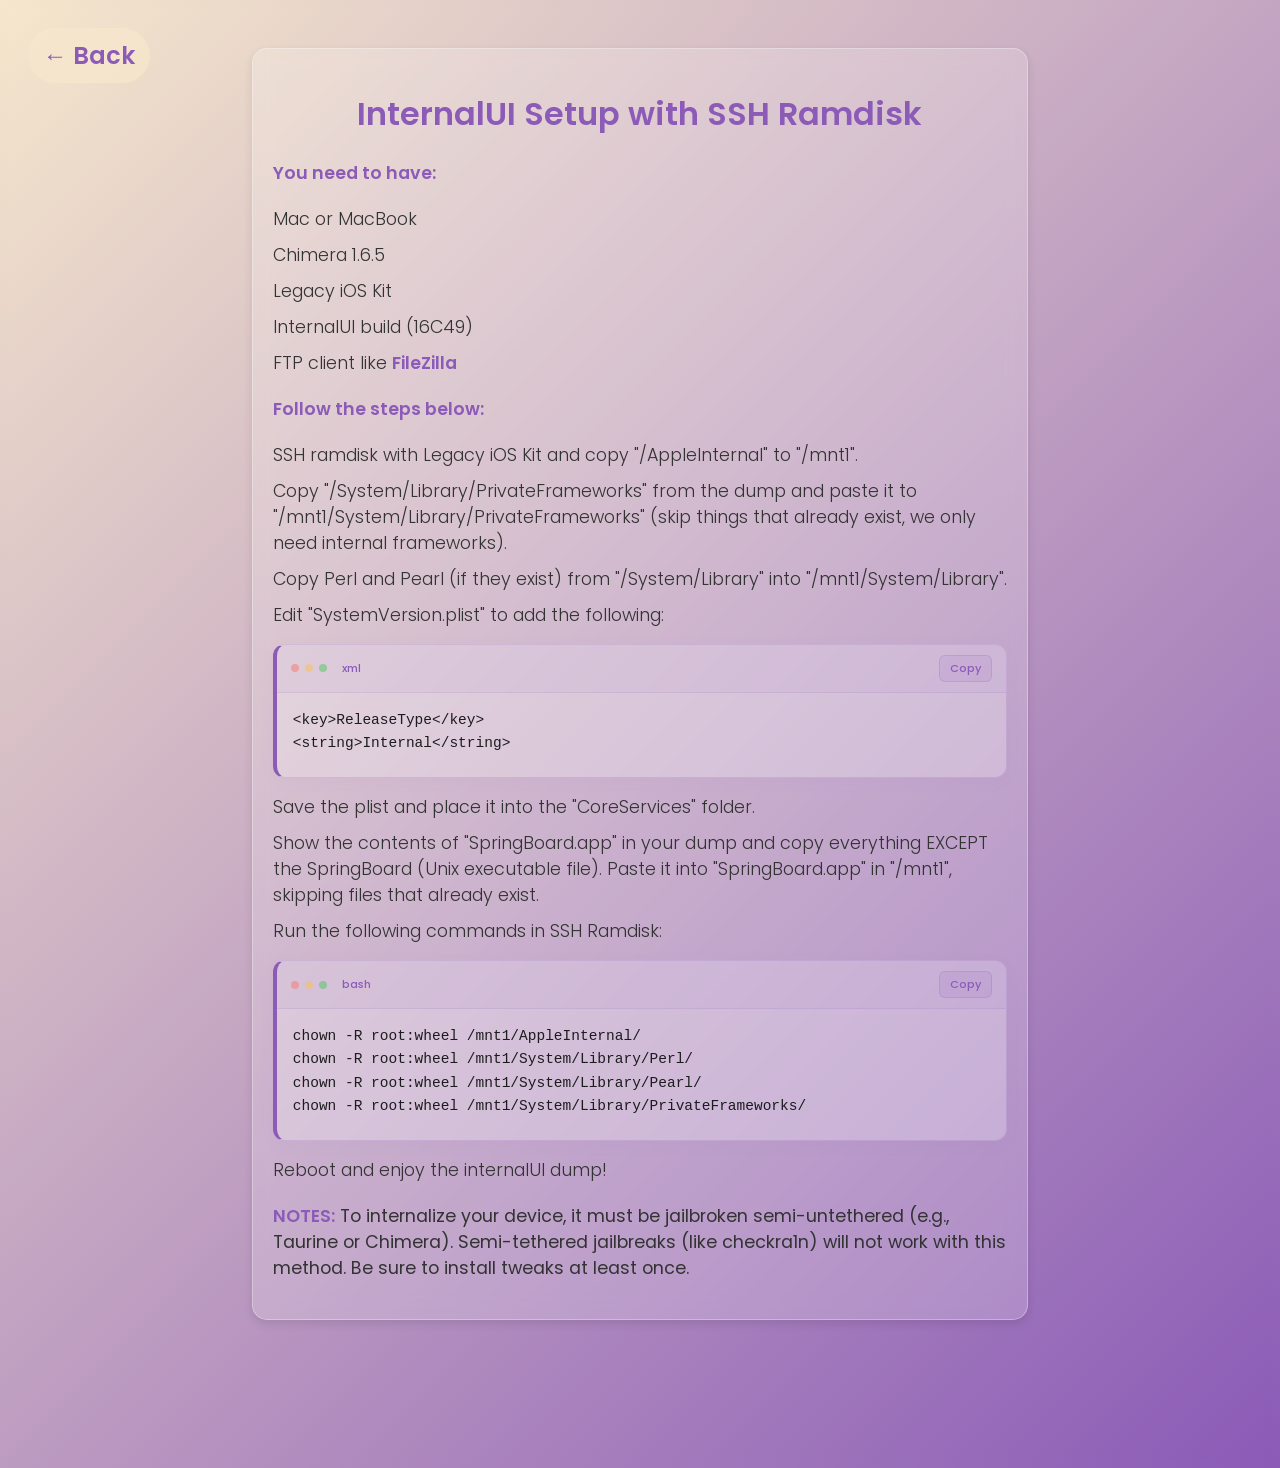
<file: Views/InternalUI.html>
<!DOCTYPE html>
<html lang="en">
<head>
    <meta charset="UTF-8">
    <meta name="viewport" content="width=device-width, initial-scale=1.0">
    <title>Heliotrope | InternalUI</title>
    <link href="https://fonts.googleapis.com/css2?family=Poppins:wght@300;400;600&display=swap" rel="stylesheet">
    <link rel="icon" href="../Assets/favicon.ico" type="image/x-icon">
    <style>
html {
    overflow-y: auto !important;
    min-height: 100vh;
    min-height: 100dvh;
    height: auto !important;
    background: linear-gradient(135deg, #f5e6cc, #8b5bb7) !important;
}

body {
    font-family: 'Poppins', sans-serif;
    min-height: 100vh;
    min-height: 100dvh;
    height: auto !important;
    display: flex;
    justify-content: flex-start;
    align-items: center;
    flex-direction: column;
    padding: 20px 20px 140px 20px !important;
    box-sizing: border-box;
    overflow-x: hidden;
    -webkit-overflow-scrolling: touch;
    position: relative; 
    background: transparent !important;
}

body::before {
    content: "";
    position: absolute !important;
    top: 0 !important;
    left: 0 !important;
    width: 100% !important;
    height: 100% !important;
    background: linear-gradient(135deg, #f5e6cc, #8b5bb7) !important;
    z-index: -1 !important; 
    pointer-events: none !important; 
}

.back-arrow {
    position: absolute;
    top: 20px;
    left: 20px;
    font-size: 24px;
    color: #8b5bb7;
    text-decoration: none;
    font-weight: 600;
    background-color: rgba(245, 230, 204, 0.8);
    padding: 10px 15px;
    border-radius: 50px;
    transition: background-color 0.3s ease, color 0.3s ease;
    z-index: 9999;
}

.back-arrow:hover {
    background-color: #8b5bb7;
    color: #f5e6cc;
}

.content-box {
    background: rgba(255, 255, 255, 0.2) !important;
    padding: 20px;
    border-radius: 15px;
    box-shadow: 0 4px 10px rgba(0, 0, 0, 0.1);
    margin-top: 20px;
    backdrop-filter: blur(10px) !important;
    -webkit-backdrop-filter: blur(10px) !important;
    border: 1px solid rgba(255, 255, 255, 0.3);
    width: 60%;
    opacity: 0;
    animation: fadeInUp 0.8s cubic-bezier(0.25, 1, 0.5, 1) forwards;
    display: block !important;
    overflow: visible !important;
    position: relative !important;
    
    -webkit-transform: translate3d(0,0,0) !important;
    transform: translate3d(0,0,0) !important;
    will-change: auto !important;
}

@keyframes fadeInUp {
    0% { opacity: 0; transform: translateY(10px) translateZ(0); }
    100% { opacity: 1; transform: translateY(0) translateZ(0); }
}

h1 {
    text-align: center;
    color: #8b5bb7;
    font-weight: 600;
}

p {
    color: #333;
    font-size: 1.1rem;
    font-weight: 400; 
}

ol, ol.guide-list, ul {
    list-style-type: none !important;
    padding-left: 0 !important;
    margin: 20px 0;
}

li {
    margin-bottom: 10px;
    color: #333;
    font-size: 1.1rem;
    font-weight: 300;
}

strong {
    font-weight: 600;
    color: #8b5bb7;
}

.link {
    color: #8b5bb7;
    text-decoration: none;
    font-weight: 600;
}

.link:hover {
    text-decoration: underline;
}

code { 
    font-family: "SF Mono", SFMono-Regular, ui-monospace, "JetBrains Mono", Consolas, monospace !important;
    -webkit-font-smoothing: antialiased;
    -moz-osx-font-smoothing: grayscale; 
} 

.terminal-block { 
    background: rgba(255, 255, 255, 0.25); 
    border: 1px solid rgba(139, 91, 183, 0.2); 
    border-left: 4px solid #8b5bb7; 
    border-radius: 12px; 
    margin: 16px 0; 
    box-shadow: 0 4px 15px rgba(139, 91, 183, 0.05); 
    overflow: hidden; 
    max-width: 100% !important;
    box-sizing: border-box !important;
} 

.terminal-header { 
    background: rgba(139, 91, 183, 0.06); 
    padding: 10px 14px; 
    display: flex; 
    align-items: center; 
    justify-content: space-between;
    border-bottom: 1px solid rgba(139, 91, 183, 0.12); 
    width: 100% !important;
    box-sizing: border-box !important;
} 

.terminal-left-side {
    display: flex;
    align-items: center;
    gap: 15px;
}

.terminal-buttons { 
    display: flex; 
    gap: 6px; 
} 

.terminal-buttons span { 
    width: 8px; 
    height: 8px; 
    border-radius: 50%; 
    display: inline-block; 
    opacity: 0.4; 
} 

.btn-1 { background-color: #ff5f56; } 
.btn-2 { background-color: #ffbd2e; } 
.btn-3 { background-color: #27c93f; } 

.terminal-title { 
    font-family: 'Poppins', sans-serif; 
    font-size: 11px; 
    font-weight: 500; 
    color: #8b5bb7; 
} 

.copy-btn {
    background: rgba(139, 91, 183, 0.1);
    border: 1px solid rgba(139, 91, 183, 0.2);
    color: #8b5bb7;
    padding: 4px 10px;
    border-radius: 6px;
    font-size: 11px;
    font-family: 'Poppins', sans-serif;
    font-weight: 500;
    cursor: pointer;
    transition: all 0.2s ease;
    outline: none;
}

.copy-btn:hover {
    background: #8b5bb7;
    color: #ffffff;
}

.terminal-block pre { 
    margin: 0; 
    padding: 16px 16px 22px 16px; 
    overflow-x: auto !important;
    background: transparent; 
    max-width: 100% !important;
    box-sizing: border-box !important;
}

.terminal-block code { 
    background: transparent; 
    padding: 0; 
    color: #1c1c1e; 
    font-size: 14.5px; 
    line-height: 1.6; 
    font-weight: 400; 
    display: block; 
    white-space: pre; 
}

@media screen and (max-width: 1024px) {
    html {
        overflow: auto !important;
        height: auto !important;
    }
    
    body {
        width: 100vw;
        overflow-x: hidden;
        height: auto !important;
        min-height: 100vh;
        padding: 20px 10px 140px 10px !important; 
    }
    
    .content-box {
        width: 90% !important;
        padding: 15px;
        margin-top: 20px !important;
    }
    
    .back-arrow {
        position: static !important;
        align-self: center !important;
        margin-bottom: 20px !important;
        font-size: 18px !important;
        padding: 8px 20px !important;
    }
    
    ol, ol.guide-list, ul, p, li {
        font-size: 0.95rem;
    }
    h1 {
        font-size: 1.3rem;
    }
}
</style>
</head>
<body>



</style>
</head>
<body>

<a href="../index.html" class="back-arrow">&larr; Back</a>

<div class="content-box">
    <h1>InternalUI Setup with SSH Ramdisk</h1>
    
    <p><strong>You need to have:</strong></p>
    <ul class="guide-list">
        <li>Mac or MacBook</li>
        <li>Chimera 1.6.5</li>
        <li>Legacy iOS Kit</li>
        <li>InternalUI build (16C49)</li>
        <li>FTP client like <a href="#" target="_blank" class="link">FileZilla</a></li>
    </ul>

    <p><strong>Follow the steps below:</strong></p>

    <ol class="guide-list">
        <li>SSH ramdisk with Legacy iOS Kit and copy "/AppleInternal" to "/mnt1".</li>
        <li>Copy "/System/Library/PrivateFrameworks" from the dump and paste it to "/mnt1/System/Library/PrivateFrameworks" (skip things that already exist, we only need internal frameworks).</li>
        <li>Copy Perl and Pearl (if they exist) from "/System/Library" into "/mnt1/System/Library".</li>
        <li>
            Edit "SystemVersion.plist" to add the following:<br>
            <div class="terminal-block">
                <div class="terminal-header">
                    <div class="terminal-left-side">
                        <div class="terminal-buttons">
                            <span class="btn-1"></span>
                            <span class="btn-2"></span>
                            <span class="btn-3"></span>
                        </div>
                        <div class="terminal-title">xml</div>
                    </div>
                    <button class="copy-btn">Copy</button>
                </div>
                <pre style="overflow-x: auto !important; max-width: 100% !important; box-sizing: border-box !important; display: block !important;"><code>&lt;key&gt;ReleaseType&lt;/key&gt;
&lt;string&gt;Internal&lt;/string&gt;</code></pre>
            </div>
        </li>
        <li>Save the plist and place it into the "CoreServices" folder.</li>
        <li>Show the contents of "SpringBoard.app" in your dump and copy everything EXCEPT the SpringBoard (Unix executable file). Paste it into "SpringBoard.app" in "/mnt1", skipping files that already exist.</li>
        <li>
            Run the following commands in SSH Ramdisk:<br>
            <div class="terminal-block">
                <div class="terminal-header">
                    <div class="terminal-left-side">
                        <div class="terminal-buttons">
                            <span class="btn-1"></span>
                            <span class="btn-2"></span>
                            <span class="btn-3"></span>
                        </div>
                        <div class="terminal-title">bash</div>
                    </div>
                    <button class="copy-btn">Copy</button>
                </div>
                <pre style="overflow-x: auto !important; max-width: 100% !important; box-sizing: border-box !important; display: block !important;"><code>chown -R root:wheel /mnt1/AppleInternal/
chown -R root:wheel /mnt1/System/Library/Perl/
chown -R root:wheel /mnt1/System/Library/Pearl/
chown -R root:wheel /mnt1/System/Library/PrivateFrameworks/</code></pre>
            </div>
        </li>
        <li>Reboot and enjoy the internalUI dump!</li>
    </ol>

    <p><strong>NOTES:</strong> To internalize your device, it must be jailbroken semi-untethered (e.g., Taurine or Chimera). Semi-tethered jailbreaks (like checkra1n) will not work with this method. Be sure to install tweaks at least once.</p>
</div>

<script>
document.querySelectorAll('.copy-btn').forEach(button => {
    let timeoutId;

    button.addEventListener('click', () => {
        const block = button.closest('.terminal-block');
        const codeText = block.querySelector('code').innerText;

        navigator.clipboard.writeText(codeText).then(() => {
            clearTimeout(timeoutId);

            button.textContent = 'Copied!';

            timeoutId = setTimeout(() => {
                button.textContent = 'Copy';
            }, 2000);
        }).catch(err => {
            console.error('Failed to copy text: ', err);
        });
    });
});
</script>
</file>
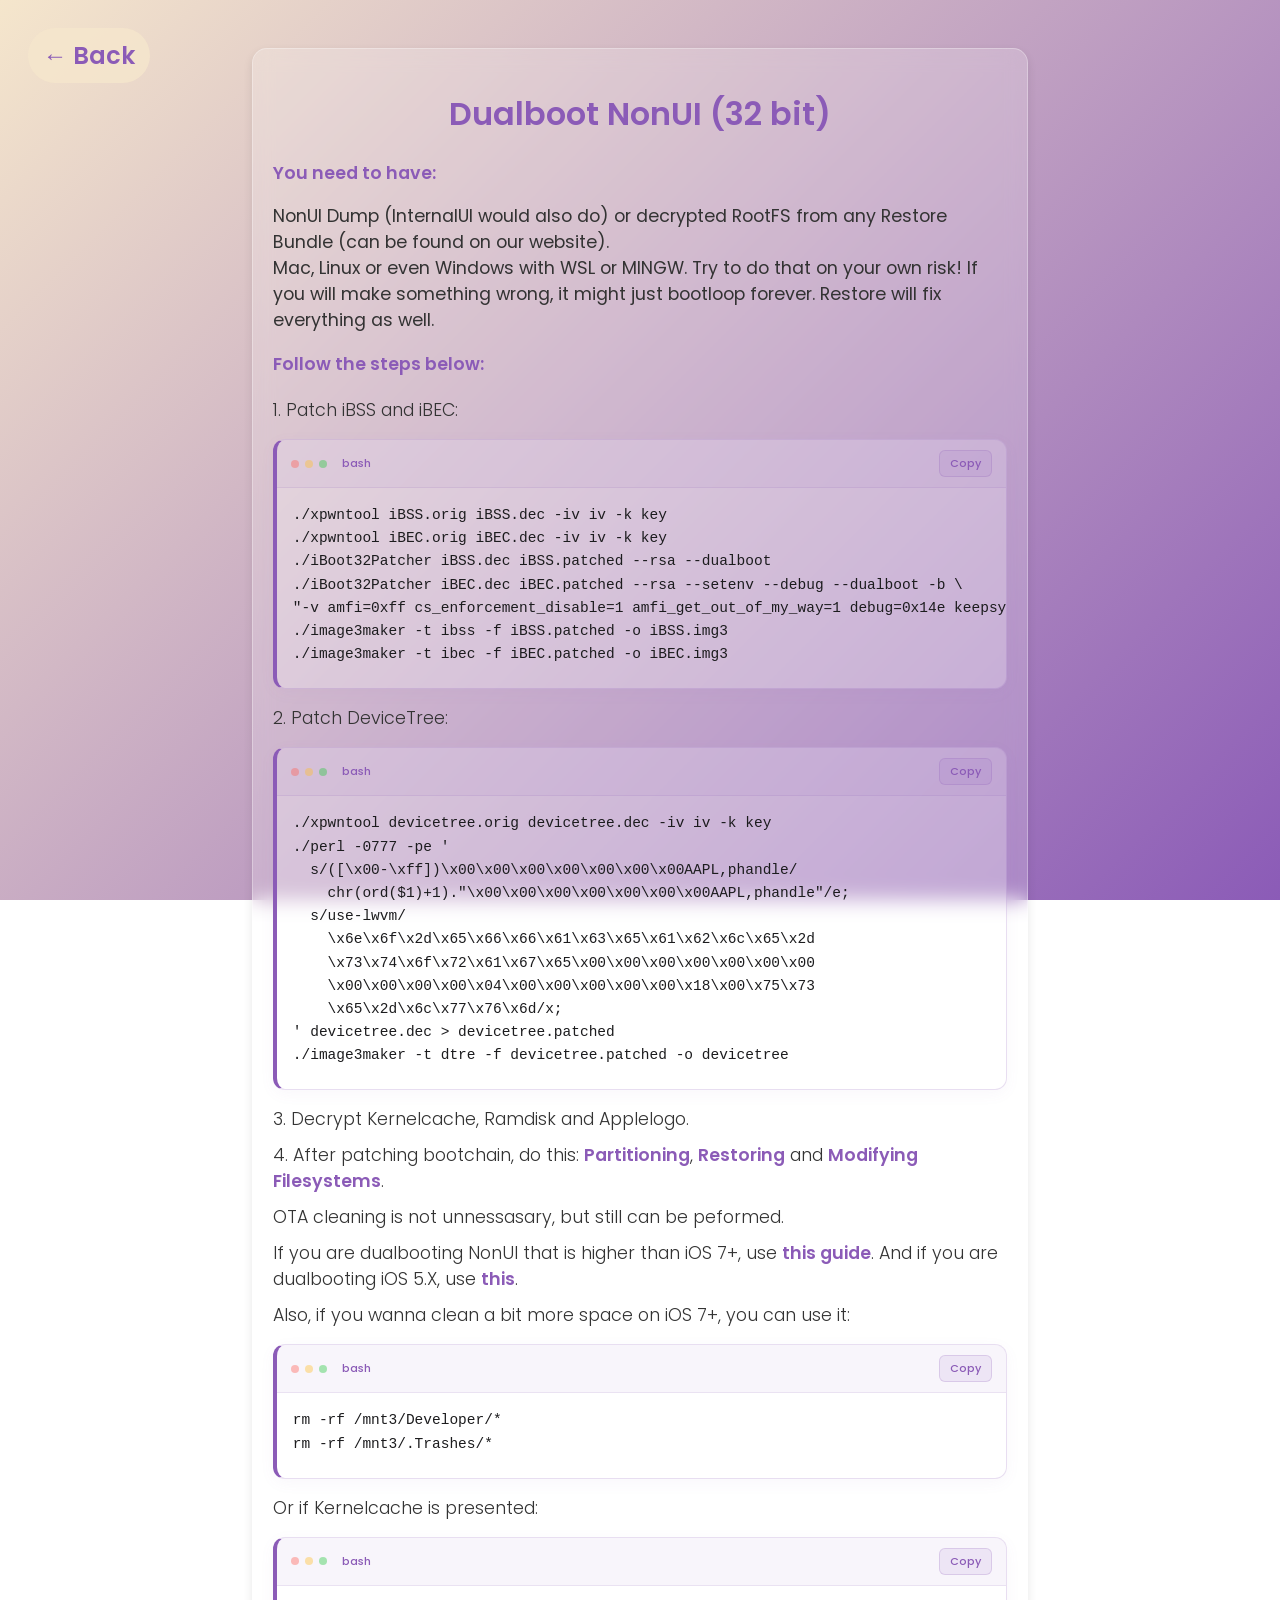
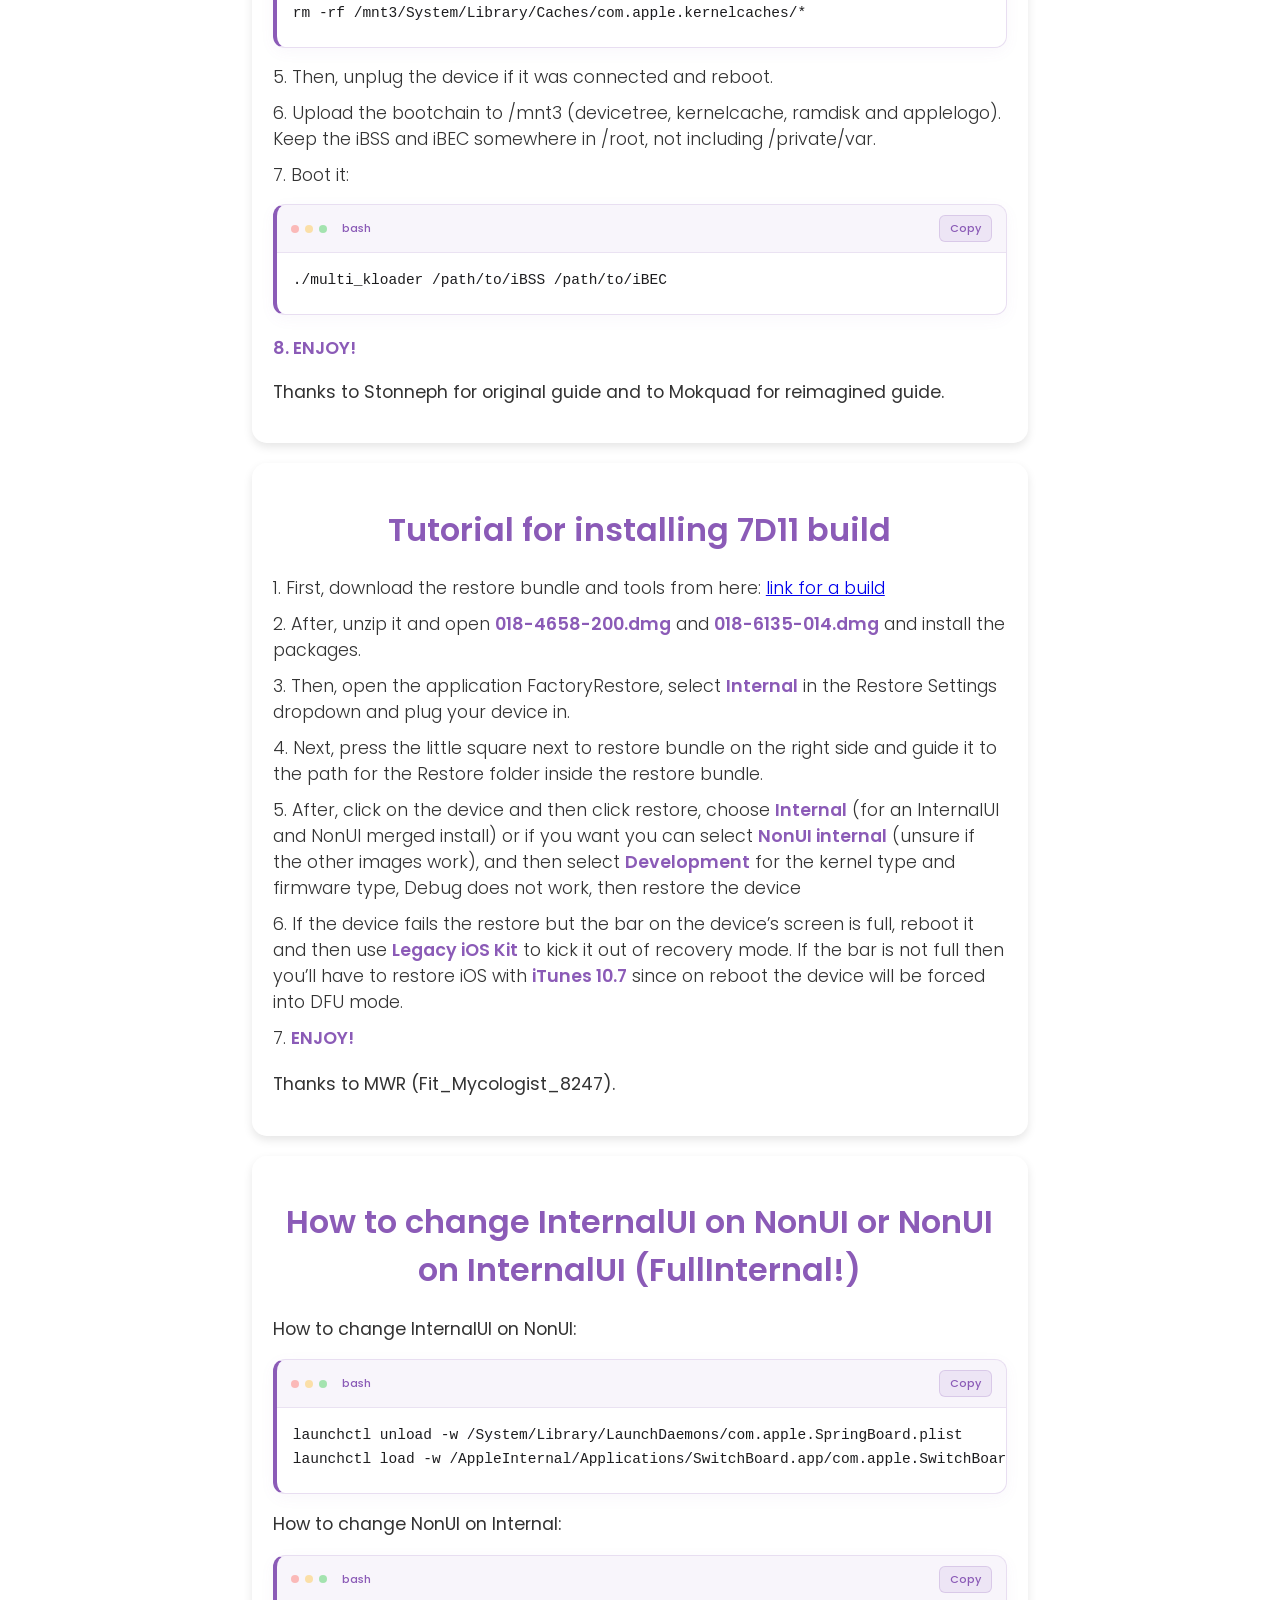
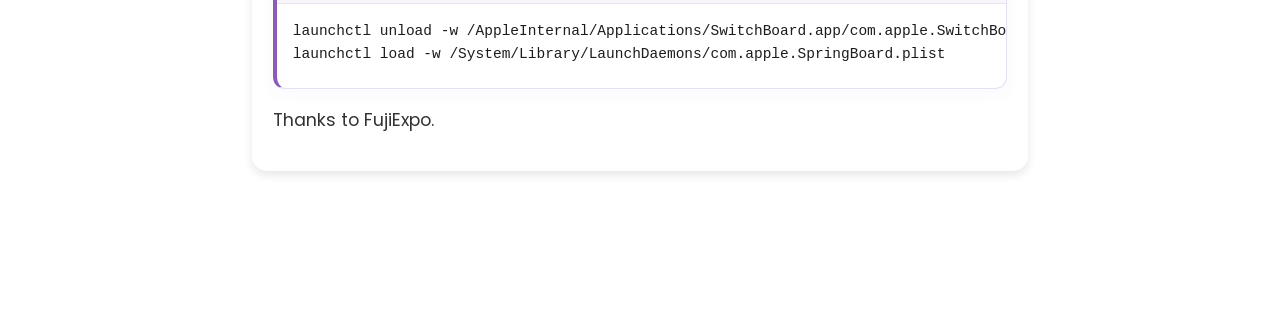
<file: Views/NonUI.html>
<!DOCTYPE html>
<html lang="en">
<head>
    <meta charset="UTF-8">
    <meta name="viewport" content="width=device-width, initial-scale=1.0">
    <title>Heliotrope | NonUI</title>
    <link href="https://fonts.googleapis.com/css2?family=Poppins:wght@300;400;600&display=swap" rel="stylesheet">
    <link rel="icon" href="../Assets/favicon.ico" type="image/x-icon">
    <style>
html {
    overflow-y: auto !important;
    min-height: 100vh;
    min-height: 100dvh;
    height: auto !important;
    background: linear-gradient(135deg, #f5e6cc, #8b5bb7) fixed !important;
}

body {
    font-family: 'Poppins', sans-serif;
    min-height: 100vh;
    min-height: 100dvh;
    height: auto !important;
    display: flex;
    justify-content: flex-start;
    align-items: center;
    flex-direction: column;
    padding: 20px 20px 140px 20px !important;
    box-sizing: border-box;
    overflow-x: hidden;
    -webkit-overflow-scrolling: touch;
    position: relative; 
    background: transparent !important;
}

.back-arrow {
    position: absolute;
    top: 20px;
    left: 20px;
    font-size: 24px;
    color: #8b5bb7;
    text-decoration: none;
    font-weight: 600;
    background-color: rgba(245, 230, 204, 0.8);
    padding: 10px 15px;
    border-radius: 50px;
    transition: background-color 0.3s ease, color 0.3s ease;
    z-index: 9999;
}

.back-arrow:hover {
    background-color: #8b5bb7;
    color: #f5e6cc;
}

.content-box {
    background: rgba(255, 255, 255, 0.2) !important;
    padding: 20px;
    border-radius: 15px;
    box-shadow: 0 4px 10px rgba(0, 0, 0, 0.1);
    margin-top: 20px;
    backdrop-filter: blur(10px) !important;
    -webkit-backdrop-filter: blur(10px) !important;
    border: 1px solid rgba(255, 255, 255, 0.3);
    width: 60%;
    opacity: 0;
    animation: fadeInUp 0.8s cubic-bezier(0.25, 1, 0.5, 1) forwards;
    display: block !important;
    overflow: visible !important;
    position: relative !important;
    -webkit-transform: translate3d(0,0,0) !important;
    transform: translate3d(0,0,0) !important;
    will-change: auto !important;
}

@keyframes fadeInUp {
    0% { opacity: 0; transform: translateY(10px) translateZ(0); }
    100% { opacity: 1; transform: translateY(0) translateZ(0); }
}

h1 {
    text-align: center;
    color: #8b5bb7;
    font-weight: 600;
}

p {
    color: #333;
    font-size: 1.1rem;
    font-weight: 400; 
}

ol, ol.guide-list, ul {
    list-style-type: none !important;
    padding-left: 0 !important;
    margin: 20px 0;
}

li {
    margin-bottom: 10px;
    color: #333;
    font-size: 1.1rem;
    font-weight: 300;
}

strong {
    font-weight: 600;
    color: #8b5bb7;
}

.link {
    color: #8b5bb7;
    text-decoration: none;
    font-weight: 600;
}

.link:hover {
    text-decoration: underline;
}

code { 
    font-family: "SF Mono", SFMono-Regular, ui-monospace, "JetBrains Mono", Consolas, monospace !important;
    -webkit-font-smoothing: antialiased;
    -moz-osx-font-smoothing: grayscale; 
} 

.terminal-block { 
    background: rgba(255, 255, 255, 0.25); 
    border: 1px solid rgba(139, 91, 183, 0.2); 
    border-left: 4px solid #8b5bb7; 
    border-radius: 12px; 
    margin: 16px 0; 
    box-shadow: 0 4px 15px rgba(139, 91, 183, 0.05); 
    overflow: hidden; 
    max-width: 100% !important;
    box-sizing: border-box !important;
} 

.terminal-header { 
    background: rgba(139, 91, 183, 0.06); 
    padding: 10px 14px; 
    display: flex; 
    align-items: center; 
    justify-content: space-between;
    border-bottom: 1px solid rgba(139, 91, 183, 0.12); 
    width: 100% !important;
    box-sizing: border-box !important;
} 

.terminal-left-side {
    display: flex;
    align-items: center;
    gap: 15px;
}

.terminal-buttons { 
    display: flex; 
    gap: 6px; 
} 

.terminal-buttons span { 
    width: 8px; 
    height: 8px; 
    border-radius: 50%; 
    display: inline-block; 
    opacity: 0.4; 
} 

.btn-1 { background-color: #ff5f56; } 
.btn-2 { background-color: #ffbd2e; } 
.btn-3 { background-color: #27c93f; } 

.terminal-title { 
    font-family: 'Poppins', sans-serif; 
    font-size: 11px; 
    font-weight: 500; 
    color: #8b5bb7; 
} 

.copy-btn {
    background: rgba(139, 91, 183, 0.1);
    border: 1px solid rgba(139, 91, 183, 0.2);
    color: #8b5bb7;
    padding: 4px 10px;
    border-radius: 6px;
    font-size: 11px;
    font-family: 'Poppins', sans-serif;
    font-weight: 500;
    cursor: pointer;
    transition: all 0.2s ease;
    outline: none;
}

.copy-btn:hover {
    background: #8b5bb7;
    color: #ffffff;
}

.terminal-block pre { 
    margin: 0; 
    padding: 16px 16px 22px 16px; 
    overflow-x: auto !important;
    background: transparent; 
    max-width: 100% !important;
    box-sizing: border-box !important;
}

.terminal-block code { 
    background: transparent; 
    padding: 0; 
    color: #1c1c1e; 
    font-size: 14.5px; 
    line-height: 1.6; 
    font-weight: 400; 
    display: block; 
    white-space: pre; 
}

@media screen and (max-width: 1024px) {
    body {
        padding: 20px 10px 140px 10px !important; 
    }
    .content-box {
        width: 90% !important;
        padding: 15px;
        margin-top: 20px !important;
    }
    
    @media (orientation: portrait) {
        .back-arrow {
            position: static !important;
            align-self: center !important;
            margin-bottom: 20px !important;
            font-size: 18px !important;
            padding: 8px 20px !important;
        }
        .content-box {
            margin-top: 20px !important;
        }
    }

    @media (orientation: landscape) {
        .back-arrow {
            position: absolute !important;
            top: 20px !important;
            left: 20px !important;
            font-size: 24px !important;
            padding: 10px 15px !important;
        }
        .content-box {
            margin-top: 80px !important;
            margin-bottom: 40px !important;
        }
    }
    
    ol, ol.guide-list, ul, p, li {
        font-size: 0.95rem;
    }
    h1 {
        font-size: 1.3rem;
    }
}

 
    </style>
</head>
<body>
    <a href="../index.html" class="back-arrow">&larr; Back</a>
    
<div class="content-box">
    <h1>Dualboot NonUI (32 bit)</h1>

    <p><strong>You need to have:</strong></p>
    <p>NonUI Dump (InternalUI would also do) or decrypted RootFS from any Restore Bundle (can be found on our website).<br>
    Mac, Linux or even Windows with WSL or MINGW.
	Try to do that on your own risk! If you will make something wrong, it might just bootloop forever. Restore will fix everything as well.</p>

    <p><strong>Follow the steps below:</strong></p>
    
    <ol class="guide-list">
        <li>
            1. Patch iBSS and iBEC:
            <div class="terminal-block">
                <div class="terminal-header">
                    <div class="terminal-left-side">
                        <div class="terminal-buttons">
                            <span class="btn-1"></span>
                            <span class="btn-2"></span>
                            <span class="btn-3"></span>
                        </div>
                        <div class="terminal-title">bash</div>
                    </div>
                    <button class="copy-btn">Copy</button>
                </div>
                <pre><code>./xpwntool iBSS.orig iBSS.dec -iv iv -k key
./xpwntool iBEC.orig iBEC.dec -iv iv -k key
./iBoot32Patcher iBSS.dec iBSS.patched --rsa --dualboot
./iBoot32Patcher iBEC.dec iBEC.patched --rsa --setenv --debug --dualboot -b \
"-v amfi=0xff cs_enforcement_disable=1 amfi_get_out_of_my_way=1 debug=0x14e keepsyms=1 rd=disk0s1s3"
./image3maker -t ibss -f iBSS.patched -o iBSS.img3
./image3maker -t ibec -f iBEC.patched -o iBEC.img3</code></pre>
            </div>
        </li>

        <li>
            2. Patch DeviceTree:
            <div class="terminal-block">
                <div class="terminal-header">
                    <div class="terminal-left-side">
                        <div class="terminal-buttons">
                            <span class="btn-1"></span>
                            <span class="btn-2"></span>
                            <span class="btn-3"></span>
                        </div>
                        <div class="terminal-title">bash</div>
                    </div>
                    <button class="copy-btn">Copy</button>
                </div>
                <pre><code>./xpwntool devicetree.orig devicetree.dec -iv iv -k key
./perl -0777 -pe '
  s/([\x00-\xff])\x00\x00\x00\x00\x00\x00\x00AAPL,phandle/
    chr(ord($1)+1)."\x00\x00\x00\x00\x00\x00\x00AAPL,phandle"/e;
  s/use-lwvm/
    \x6e\x6f\x2d\x65\x66\x66\x61\x63\x65\x61\x62\x6c\x65\x2d
    \x73\x74\x6f\x72\x61\x67\x65\x00\x00\x00\x00\x00\x00\x00
    \x00\x00\x00\x00\x04\x00\x00\x00\x00\x00\x18\x00\x75\x73
    \x65\x2d\x6c\x77\x76\x6d/x;
' devicetree.dec > devicetree.patched
./image3maker -t dtre -f devicetree.patched -o devicetree</code></pre>
            </div>
        </li>

        <li>3. Decrypt Kernelcache, Ramdisk and Applelogo.</li>

        <li>4. After patching bootchain, do this: <a href="https://nyansatan.github.io/dualboot/partitioning.html" target="_blank" class="link">Partitioning</a>, <a href="https://nyansatan.github.io/dualboot/restoringrootfs.html" target="_blank" class="link">Restoring</a> and <a href="https://nyansatan.github.io/dualboot/modifyingfilesystems.html" target="_blank" class="link">Modifying Filesystems</a>.</li>
        
        <li>OTA cleaning is not unnessasary, but still can be peformed.</li>

        <li>If you are dualbooting NonUI that is higher than iOS 7+, use <a href="https://nyansatan.github.io/dualboot/ios7plusdualboot.html" target="_blank" class="link">this guide</a>. And if you are dualbooting iOS 5.X, use <a href="https://nyansatan.github.io/dualboot/ios5dualboot.html" target="_blank" class="link">this</a>.</li>

        <li>
            Also, if you wanna clean a bit more space on iOS 7+, you can use it:
            <div class="terminal-block">
                <div class="terminal-header">
                    <div class="terminal-left-side">
                        <div class="terminal-buttons">
                            <span class="btn-1"></span>
                            <span class="btn-2"></span>
                            <span class="btn-3"></span>
                        </div>
                        <div class="terminal-title">bash</div>
                    </div>
                    <button class="copy-btn">Copy</button>
                </div>
                <pre><code>rm -rf /mnt3/Developer/*
rm -rf /mnt3/.Trashes/*</code></pre>
            </div>
        </li>
        
        <li>
            Or if Kernelcache is presented:
            <div class="terminal-block">
                <div class="terminal-header">
                    <div class="terminal-left-side">
                        <div class="terminal-buttons">
                            <span class="btn-1"></span>
                            <span class="btn-2"></span>
                            <span class="btn-3"></span>
                        </div>
                        <div class="terminal-title">bash</div>
                    </div>
                    <button class="copy-btn">Copy</button>
                </div>
                <pre><code>rm -rf /mnt3/System/Library/Caches/com.apple.kernelcaches/*</code></pre>
            </div>
        </li>

        <li>5. Then, unplug the device if it was connected and reboot.</li>

        <li>
            6. Upload the bootchain to /mnt3 (devicetree, kernelcache, ramdisk and applelogo).<br>
            Keep the iBSS and iBEC somewhere in /root, not including /private/var.
        </li>

        <li>
            7. Boot it:
            <div class="terminal-block">
                <div class="terminal-header">
                    <div class="terminal-left-side">
                        <div class="terminal-buttons">
                            <span class="btn-1"></span>
                            <span class="btn-2"></span>
                            <span class="btn-3"></span>
                        </div>
                        <div class="terminal-title">bash</div>
                    </div>
                    <button class="copy-btn">Copy</button>
                </div>
                <pre><code>./multi_kloader /path/to/iBSS /path/to/iBEC</code></pre>
            </div>
        </li>
    </ol>
	
	<p><strong>8. ENJOY!</strong></p>
	
	<p>Thanks to Stonneph for original guide and to Mokquad for reimagined guide.</p>
</div>

<div class="content-box">
        <h1>Tutorial for installing 7D11 build</h1>

        <ol class="guide-list">
            <li> 1. First, download the restore bundle and tools from here: <a href="https://drive.google.com/file/d/1-U-n1UV8aJfECxgIZgusfJpfIuHvp5ti/view?usp=sharing" target="_blank">link for a build</a></li>
            <li> 2. After, unzip it and open <strong>018-4658-200.dmg</strong> and <strong>018-6135-014.dmg</strong> and install the packages.</li>
            <li> 3. Then, open the application FactoryRestore, select <strong>Internal</strong> in the Restore Settings dropdown and plug your device in.</li>
            <li> 4. Next, press the little square next to restore bundle on the right side and guide it to the path for the Restore folder inside the restore bundle.</li>
            <li> 5. After, click on the device and then click restore, choose <strong>Internal</strong> (for an InternalUI and NonUI merged install) or if you want you can select <strong>NonUI internal</strong> (unsure if the other images work), and then select <strong>Development</strong> for the kernel type and firmware type, Debug does not work, then restore the device</li>
            <li> 6. If the device fails the restore but the bar on the device’s screen is full, reboot it and then use <strong>Legacy iOS Kit</strong> to kick it out of recovery mode. If the bar is not full then you’ll have to restore iOS with <strong>iTunes 10.7</strong> since on reboot the device will be forced into DFU mode.</li>
			<li> 7. <strong>ENJOY!</strong></li>
        </ol>
        <p> Thanks to MWR (Fit_Mycologist_8247). </p>
    </div>
</div>
	<div class="content-box">
        <h1>How to change InternalUI on NonUI or NonUI on InternalUI (FullInternal!)</h1>

        <p>How to change InternalUI on NonUI:</p>

            <div class="terminal-block">
        <div class="terminal-header">
            <div class="terminal-left-side">
                <div class="terminal-buttons">
                    <span class="btn-1"></span>
                    <span class="btn-2"></span>
                    <span class="btn-3"></span>
                </div>
                <div class="terminal-title">bash</div>
            </div>
            <button class="copy-btn">Copy</button>
        </div>
        <pre><code>launchctl unload -w /System/Library/LaunchDaemons/com.apple.SpringBoard.plist
launchctl load -w /AppleInternal/Applications/SwitchBoard.app/com.apple.SwitchBoard.plist</code></pre>
		</div>
		
		<p>How to change NonUI on Internal:</p>
		
		 <div class="terminal-block">
        <div class="terminal-header">
            <div class="terminal-left-side">
                <div class="terminal-buttons">
                    <span class="btn-1"></span>
                    <span class="btn-2"></span>
                    <span class="btn-3"></span>
                </div>
                <div class="terminal-title">bash</div>
            </div>
            <button class="copy-btn">Copy</button>
        </div>
            <pre><code>launchctl unload -w /AppleInternal/Applications/SwitchBoard.app/com.apple.SwitchBoard.plist
launchctl load -w /System/Library/LaunchDaemons/com.apple.SpringBoard.plist</code></pre>
		</div>	
		<p> Thanks to FujiExpo. </p>
   

<script>
document.querySelectorAll('.copy-btn').forEach(button => {
        let timeoutId;

        button.addEventListener('click', () => {
            const block = button.closest('.terminal-block');
            const codeText = block.querySelector('code').innerText;

            navigator.clipboard.writeText(codeText).then(() => {
                clearTimeout(timeoutId);

                button.textContent = 'Copied!';

                timeoutId = setTimeout(() => {
                    button.textContent = 'Copy';
                }, 5000);
            }).catch(err => {
                console.error('Failed to copy text: ', err);
            });
        });
    });
	
</script>
</body>
</html>
</file>
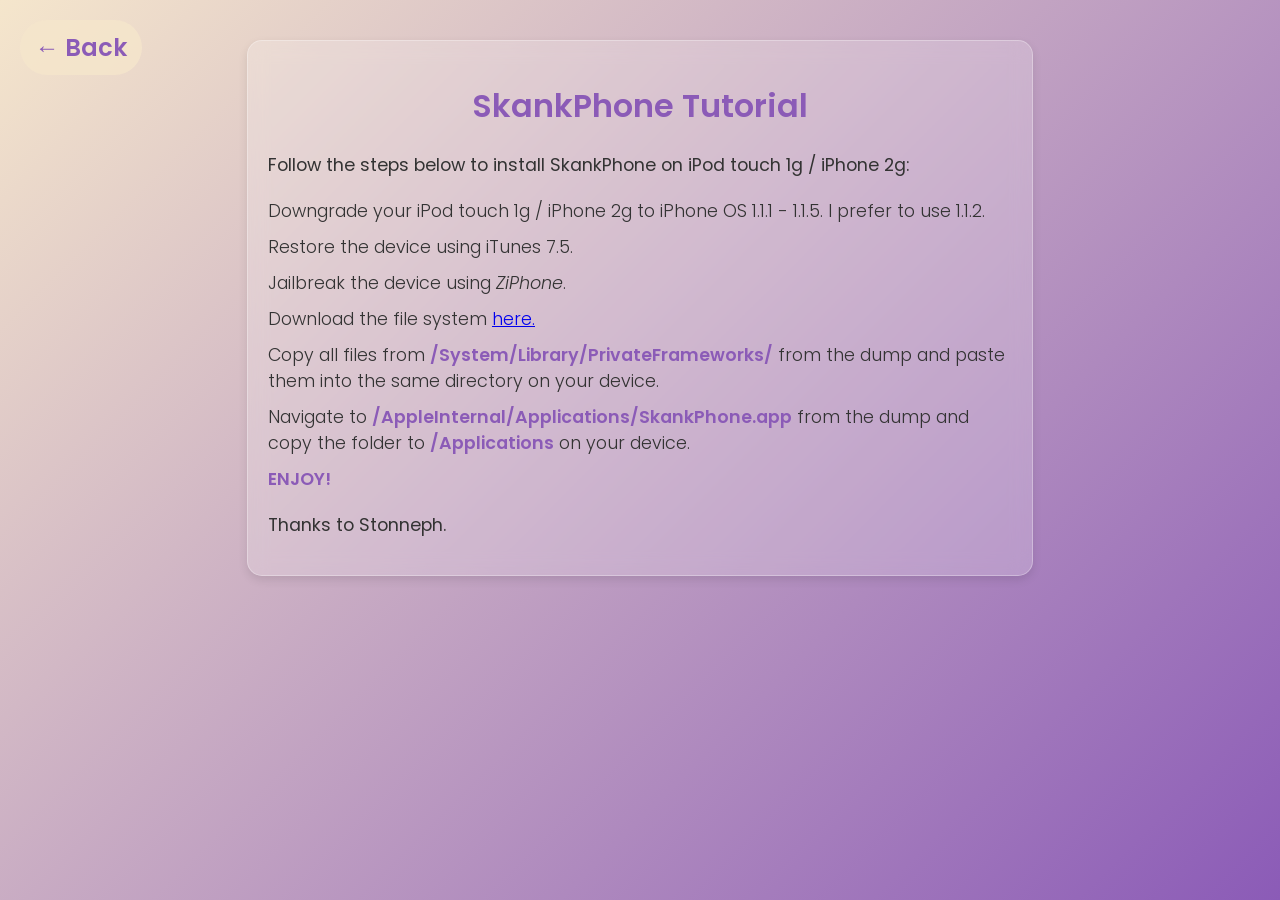
<file: Views/SkankPhone.html>
<!DOCTYPE html>
<html lang="en">
<head>
    <meta charset="UTF-8">
    <meta name="viewport" content="width=device-width, initial-scale=1.0">
    <title>Heliotrope | SkankPhone</title>
    
    <link href="https://fonts.googleapis.com/css2?family=Poppins:wght@300;400;600&display=swap" rel="stylesheet">
    <link rel="icon" href="../Assets/favicon.ico" type="image/x-icon">

    <style>
body {
    font-family: 'Poppins', sans-serif;
    overflow-y: auto;
    overflow-x: hidden;
    margin: 0;
    padding: 0;
    width: 100vw;
}

.skankphone-body {
    min-height: 100vh;
    display: flex;
    justify-content: flex-start;
    align-items: center;
    background: linear-gradient(135deg, #f5e6cc, #8b5bb7);
    flex-direction: column;
    padding: 20px;
    box-sizing: border-box;
}


.skankphone-content {
    text-align: left;
    background: rgba(255, 255, 255, 0.2);
    padding: 20px;
    border-radius: 15px;
    box-shadow: 0 4px 10px rgba(0, 0, 0, 0.1);
    margin-top: 20px;
    backdrop-filter: blur(10px);
    border: 1px solid rgba(255, 255, 255, 0.3);
    width: 60%;
    opacity: 0;
    transform: translateY(20px);
    animation: fadeInUp 1.5s ease forwards;
}

.skankphone-back-arrow {
    position: absolute;
    top: 20px;
    left: 20px;
    font-size: 24px;
    color: #8b5bb7;
    text-decoration: none;
    font-weight: 600;
    background-color: rgba(245, 230, 204, 0.8);
    padding: 10px 15px;
    border-radius: 50px;
    transition: background-color 0.3s ease, color 0.3s ease;
}

.skankphone-back-arrow:hover {
    background-color: #8b5bb7;
    color: #f5e6cc;
}

.warning {
    color: #d9534f;
    font-weight: 600;
    margin: 15px 0;
}

@keyframes fadeInUp {
    0% {
        opacity: 0;
        transform: translateY(20px);
    }
    100% {
        opacity: 1;
        transform: translateY(0);
    }
}

.skankphone-content h1 {
    color: #8b5bb7;
    text-align: center;
    font-weight: 600;
}

.guide-list {
    margin: 20px 0;
    color: #333;
    font-size: 1.1rem;
    font-weight: 300;
}

.guide-list li {
    margin-bottom: 10px;
}

.guide-list strong {
    font-weight: 600;
    color: #8b5bb7;
}
html {
    overflow-y: auto !important;
    min-height: 100vh;
    min-height: 100dvh;
    height: auto !important;
    background: linear-gradient(135deg, #f5e6cc, #8b5bb7) fixed !important;
}

body {
    font-family: 'Poppins', sans-serif;
    min-height: 100vh;
    min-height: 100dvh;
    height: auto !important;
    display: flex;
    justify-content: flex-start;
    align-items: center;
    flex-direction: column;
    padding: 20px 20px 140px 20px !important;
    box-sizing: border-box;
    overflow-x: hidden;
    -webkit-overflow-scrolling: touch;
    position: relative; 
    background: transparent !important;
    margin: 0;
}

.skankphone-back-arrow {
    position: absolute;
    top: 20px;
    left: 20px;
    font-size: 24px;
    color: #8b5bb7;
    text-decoration: none;
    font-weight: 600;
    background-color: rgba(245, 230, 204, 0.8);
    padding: 10px 15px;
    border-radius: 50px;
    transition: background-color 0.3s ease, color 0.3s ease;
    z-index: 9999;
}

.skankphone-back-arrow:hover {
    background-color: #8b5bb7;
    color: #f5e6cc;
}

.skankphone-content {
    background: rgba(255, 255, 255, 0.2) !important;
    padding: 20px;
    border-radius: 15px;
    box-shadow: 0 4px 10px rgba(0, 0, 0, 0.1);
    margin-top: 20px;
    backdrop-filter: blur(10px) !important;
    -webkit-backdrop-filter: blur(10px) !important;
    border: 1px solid rgba(255, 255, 255, 0.3);
    width: 60%;
    opacity: 0;
    animation: skankphone-fadeInUp 1.5s ease forwards;
    display: block !important;
    overflow: visible !important;
    position: relative !important;
    -webkit-transform: translate3d(0,0,0) !important;
    transform: translate3d(0,0,0) !important;
}

@keyframes skankphone-fadeInUp {
    0% { 
        opacity: 0; 
        transform: translateY(20px); 
    }
    100% { 
        opacity: 1; 
        transform: translateY(0); 
    }
}

h1 {
    text-align: center;
    color: #8b5bb7;
    font-weight: 600;
}

p {
    color: #333;
    font-size: 1.1rem;
    font-weight: 400; 
}

ol, ol.guide-list, ul {
    list-style-type: none !important;
    padding-left: 0 !important;
    margin: 20px 0;
}

li {
    margin-bottom: 10px;
    color: #333;
    font-size: 1.1rem;
    font-weight: 300;
}

strong {
    font-weight: 600;
    color: #8b5bb7;
}

.link {
    color: #8b5bb7;
    text-decoration: none;
    font-weight: 600;
}

.link:hover {
    text-decoration: underline;
}

.warning {
    color: #ff5f56 !important;
    background: rgba(255, 95, 86, 0.08) !important;
    border-left: 4px solid #ff5f56 !important;
    padding: 12px 16px !important;
    border-radius: 8px;
    margin: 20px 0 !important;
    font-size: 1rem;
    font-weight: 400;
    line-height: 1.5;
}

.warning strong {
    color: #ff5f56 !important;
    font-weight: 600 !important;
}

@media screen and (max-width: 1024px) {
    body {
        padding: 20px 10px 140px 10px !important; 
    }
    .skankphone-content {
        width: 90% !important;
        padding: 15px;
        margin-top: 20px !important;
    }
    
    @media (orientation: portrait) {
        .skankphone-back-arrow {
            position: static !important;
            align-self: center !important;
            margin-bottom: 20px !important;
            font-size: 18px !important;
            padding: 8px 20px !important;
            display: inline-block !important;
        }
        .skankphone-content {
            margin-top: 20px !important;
        }
    }

    @media (orientation: landscape) {
        .skankphone-back-arrow {
            position: absolute !important;
            top: 20px !important;
            left: 20px !important;
            font-size: 24px !important;
            padding: 10px 15px !important;
        }
        .skankphone-content {
            margin-top: 80px !important;
            margin-bottom: 40px !important;
        }
    }
    
    ol, ol.guide-list, ul, p, li {
        font-size: 0.95rem;
    }
    h1 {
        font-size: 1.3rem;
    }
}

@media screen and (max-width: 480px) {
    body {
        width: 100vw !important;
        overflow-x: hidden !important;
        padding: 20px 10px 120px 10px !important;
    }

    .skankphone-content {
        width: 90% !important;
        padding: 15px !important;
        margin-top: 20px !important;
    }

    .skankphone-back-arrow {
        position: static !important;
        display: inline-block !important;
        align-self: center !important;
        margin-bottom: 20px !important;
        font-size: 18px !important;
        padding: 8px 20px !important;
    }

    ol, ol.guide-list, ul, p, li {
        font-size: 0.95rem !important;
    }

    h1 {
        font-size: 1.3rem !important;
    }
}


    </style>
</head>
<body class="skankphone-body">

    <a href="../index.html" class="skankphone-back-arrow">&larr; Back</a> 
	
    </div>

    <div class="skankphone-content">
        <h1>SkankPhone Tutorial</h1>

        <p>Follow the steps below to install SkankPhone on iPod touch 1g / iPhone 2g:</p>

        <ol class="guide-list">
            <li> Downgrade your iPod touch 1g / iPhone 2g to iPhone OS 1.1.1 - 1.1.5. I prefer to use 1.1.2.</li>
            <li> Restore the device using iTunes 7.5.</li>
            <li> Jailbreak the device using <em>ZiPhone</em>.</li>
            <li> Download the file system <a href="https://mega.nz/file/zA1kQBrD#8R1W4CIOs0b2KGVfCYFKpijXRZJzCkeVowsSJpdy4n4" target="_blank">here.</a></li>
            <li> Copy all files from <strong>/System/Library/PrivateFrameworks/</strong> from the dump and paste them into the same directory on your device.</li>
            <li> Navigate to <strong>/AppleInternal/Applications/SkankPhone.app</strong> from the dump and copy the folder to <strong>/Applications</strong> on your device.</li>
			<li> <strong>ENJOY!</strong> </li>
			
        </ol>
		 <p>Thanks to Stonneph. </p>
    </div>

</body>
</html>
</file>
<file: styles.css>
@import url('https://fonts.cdnfonts.com/css/sf-pro-display');

* {
    margin: 0;
    padding: 0;
    box-sizing: border-box;
}

html, body {
    height: 100%;
    margin: 0;
    padding: 0;
}

html {
    background: linear-gradient(135deg, #f5e6cc, #8b5bb7);
    background-repeat: no-repeat;
    background-size: cover;
    background-attachment: fixed;
}

body {
    font-family: 'SF Pro Display', Arial, sans-serif;
    display: flex;
    justify-content: center;
    align-items: flex-start;
    min-height: 100vh;
    padding: 40px 0;
    margin: 0 auto;
}


.fade-in {
    opacity: 0;
    transform: translateY(30px);
    animation: fadeIn 1.5s forwards;
    animation-delay: 0.5s;
}

.container {
    text-align: center;
    width: 90%;
    margin: 0 auto;
}

.hstack {
    display: flex;
    justify-content: space-between;
    gap: 20px;
    margin-bottom: 30px;
}

.vstack {
    display: flex;
    flex-direction: column;
    gap: 15px;
    width: 100%;
}

.column-container {
    display: grid;
    grid-template-columns: repeat(auto-fit, minmax(300px, 1fr));
    gap: 20px;
    width: 90%;
    margin: 0 auto;
}

.column {
    display: flex;
    flex-direction: column;
    align-items: center;
    justify-content: flex-start;
}

.column h2 {
    color: #4a4a4a;
    font-size: 1.5rem;
    margin-bottom: 20px;
    text-align: center;
}

h1 {
    color: #8b5bb7;
    font-size: 2.5rem;
    margin-bottom: 40px;
    text-align: center;
}

.button {
    display: flex;
    flex-direction: column;
    justify-content: space-between;
    align-items: flex-start;
    text-decoration: none;
    font-weight: bold;
    font-size: 1.5rem;
    padding: 20px;
    border-radius: 15px;
    color: #8B5BB7;
    background: rgba(255, 255, 255, 0.2);
    border: 1px solid rgba(0, 0, 0, 0.1);
    box-shadow: 0 4px 10px rgba(0, 0, 0, 0.1);
    width: 100%;
    height: 180px;
    text-align: left;
    position: relative;
    transition: transform 0.3s ease, box-shadow 0.3s ease, background-color 0.3s ease;
}

.button:hover {
    transform: translateY(-5px);
    box-shadow: 0 8px 20px rgba(0, 0, 0, 0.2);
}

.button:active {
    transform: translateY(2px);
    box-shadow: 0 4px 10px rgba(0, 0, 0, 0.1);
    background: #e0e0e0;
}

.button span {
    font-size: 1rem;
    font-weight: normal;
    color: #555;
}

.button::after {
    content: "➜";
    font-size: 1.5rem;
    position: absolute;
    bottom: 15px;
    right: 20px;
    color: #8b5bb7;
    transition: transform 0.3s ease;
}

.button:hover::after {
    transform: translateX(5px);
}

.modal {
    display: none;
    position: fixed;
    z-index: 1;
    left: 0;
    top: 0;
    width: 100%;
    height: 100%;
    background-color: rgba(0, 0, 0, 0.5);
}

.modal-content {
    background-color: #8b5bb7;
    margin: 15% auto;
    padding: 20px;
    border-radius: 20px;
    width: 30%;
    text-align: center;
    font-size: 1.5rem;
    box-shadow: 0px 4px 10px rgba(0, 0, 0, 0.2);
    border: 2px solid #8b5bb7;
    position: relative;
    opacity: 0;
    transform: scale(0.8);
    transition: opacity 0.1s ease, transform 0.1s ease;
}

.modal.show .modal-content {
    opacity: 1;
    transform: scale(1);
}

.modal.hide .modal-content {
    opacity: 0;
    transform: scale(0.8);
    transition: opacity 0.1s ease, transform 0.1s ease;
}

.close {
    color: #8b5bb7;
    font-size: 36px;
    font-weight: bold;
    cursor: pointer;
    position: absolute;
    top: -10px;
    right: 10px;
    transition: color 0.1s ease;
}

.close:hover,
.close:focus {
    color: black;
    text-decoration: none;
}

.telegram-buttons {
    position: fixed;
    bottom: 15px;
    right: 15px;
    display: flex;
    flex-direction: column;
    gap: 10px;
}

.telegram-button {
    display: flex;
    align-items: center;
    justify-content: center;
    width: 200px;
    height: 50px;
    background-color: #0088cc;
    color: white;
    text-decoration: none;
    border-radius: 10px;
    transition: background-color 0.3s ease, transform 0.2s ease;
    padding: 10px;
}

.telegram-button i {
    margin-right: 10px;
    font-size: 1.5rem;
}

.telegram-button span {
    font-size: 0.9rem;
    font-weight: bold;
}

.telegram-button:hover {
    background-color: #0077b3;
}

@keyframes fadeIn {
    to {
        opacity: 1;
        transform: translateY(0);
    }
}

@media (max-width: 768px) {
    body {
        flex-direction: column;
        height: auto;
        overflow: auto;
    }

    .column-container {
        flex-direction: column;
        width: 100%;
        align-items: center;
    }

    .column {
        width: 90%;
        margin-bottom: 20px;
    }

    h1 {
        font-size: 2.5rem;
    }

    .button {
        width: 100%;
        font-size: 1rem;
    }

    .telegram-buttons {
        position: static;
        margin: 0 auto;
        display: flex;
        flex-direction: column;
        align-items: center;
    }

    .telegram-button {
        width: 100%;
        font-size: 1rem;
    }
}

@media screen and (max-width: 1024px) and (orientation: landscape) and (pointer: coarse) {
    body {
        flex-direction: column;
        justify-content: flex-start;
        height: 100vh;
        padding: 10px;
    }

    h1 {
        font-size: 2.5rem;
        margin-bottom: 10px;
    }

    .column-container {
        flex-direction: row;
        justify-content: space-around;
        width: 100%;
        padding: 0;
        gap: 15px;
    }

    .column h2 {
        font-size: 0.9rem;
        margin-bottom: 5px;
    }

    .column {
        width: 30%;
        margin-bottom: 10px;
    }

    .button {
        font-size: 0.85rem;
        padding: 10px 20px;
        width: 85%;
    }

    .telegram-buttons {
        position: static;
        margin: 0 auto;
        display: flex;
        flex-direction: column;
        align-items: center;
    }

    .telegram-button {
        font-size: 0.75rem;
        padding: 6px 15px;
        width: auto;
    }
}

@media screen and (min-width: 768px) and (max-width: 1024px) and (orientation: portrait) {
    body {
        padding: 10px 20px;
    }

    .column-container {
        margin: 0 auto;
        padding-left: 10%;
        padding-right: 10%;
    }

    .column {
        width: 80%;
        margin: 0 auto;
    }

    h1 {
        text-align: center;
        margin-bottom: 10px;
    }

    h2 {
        text-align: center;
        margin-bottom: 5px;
    }

    .button {
        margin: 5px auto;
    }

    .telegram-buttons {
        position: static;
        margin: 0 auto;
        display: flex;
        flex-direction: column;
        align-items: center;
    }

    .telegram-button {
        margin: 5px 0;
    }
}
</file>
